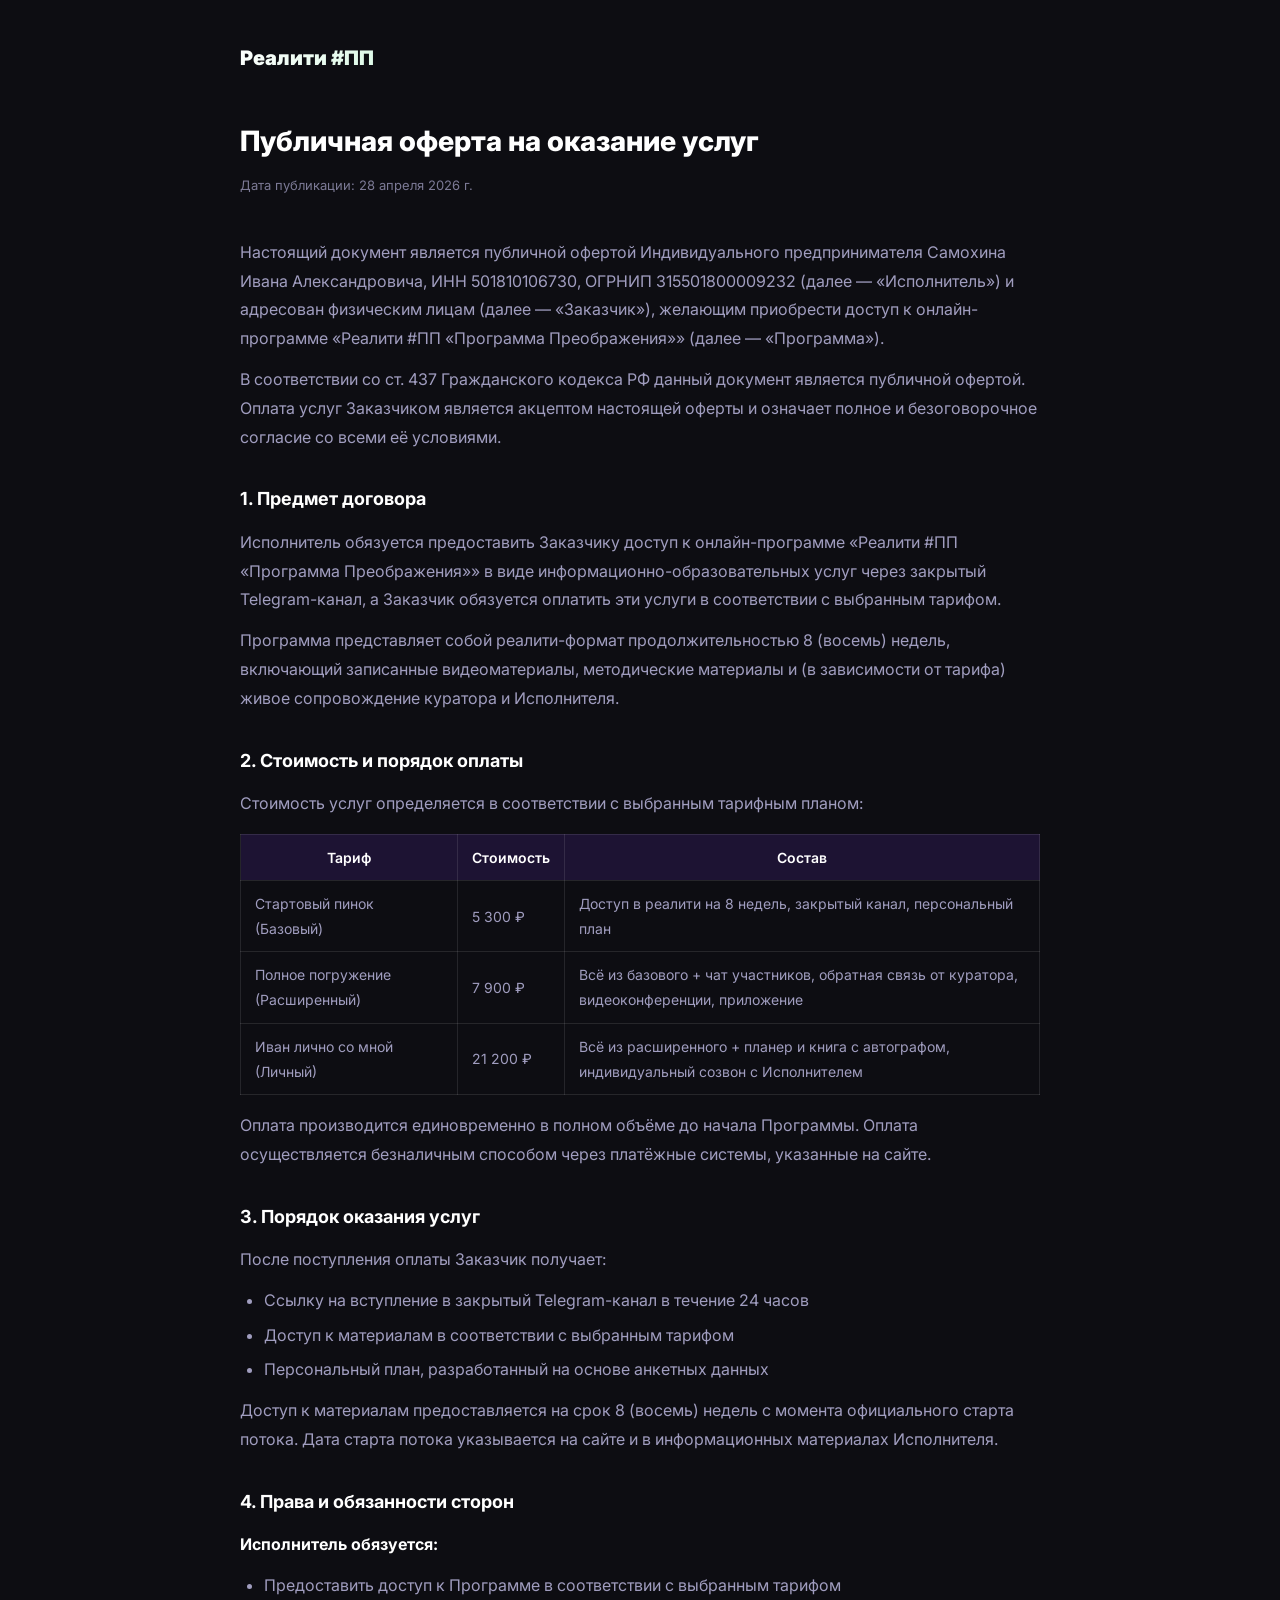
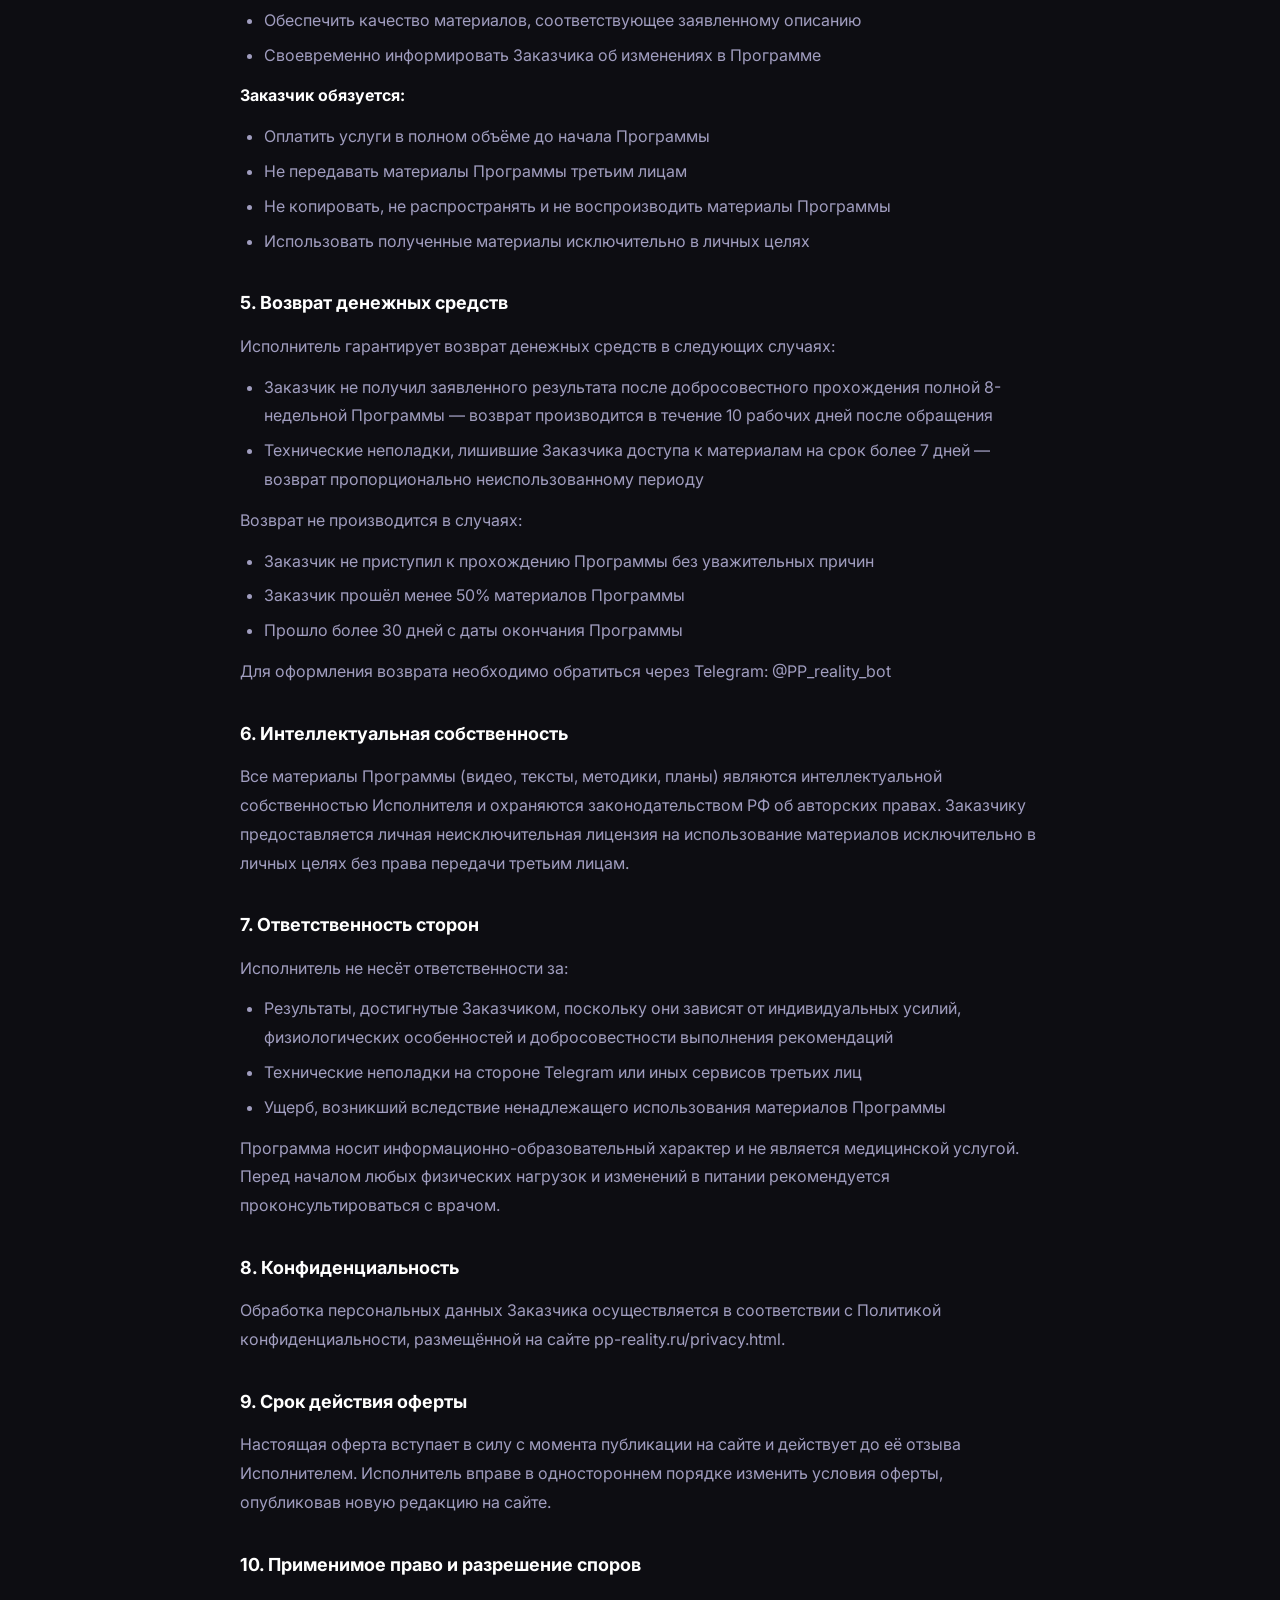
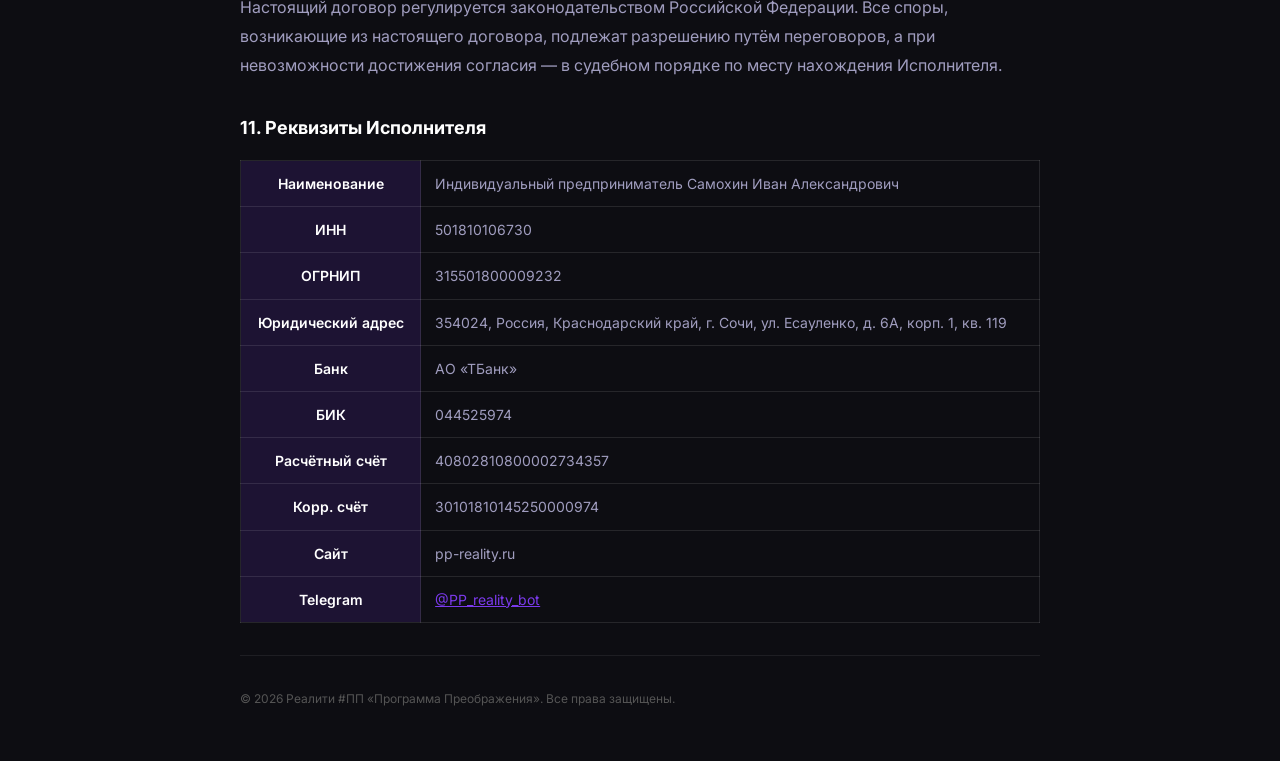
<file: offer.html>
<!DOCTYPE html>
<html lang="ru">
<head>
<meta charset="UTF-8"/>
<meta name="viewport" content="width=device-width,initial-scale=1.0"/>
<title>Договор оферты — Реалити #ПП «Программа Преображения»</title>
<link href="https://fonts.googleapis.com/css2?family=Inter:wght@400;500;600;700&display=swap" rel="stylesheet"/>
<style>
*{box-sizing:border-box;margin:0;padding:0}
body{font-family:'Inter',sans-serif;background:#0d0d12;color:#d0cee8;line-height:1.8;padding:40px 20px}
.wrap{max-width:800px;margin:0 auto}
.logo{font-size:20px;font-weight:900;background:linear-gradient(135deg,#fff,#4ade80);-webkit-background-clip:text;-webkit-text-fill-color:transparent;background-clip:text;margin-bottom:40px;display:block}
h1{font-size:28px;font-weight:800;color:#fff;margin-bottom:8px}
.date{font-size:13px;color:#7c7a96;margin-bottom:40px}
h2{font-size:18px;font-weight:700;color:#fff;margin:32px 0 12px}
p{margin-bottom:12px;color:#a09dbf}
ul{margin:12px 0 12px 24px;color:#a09dbf}
ul li{margin-bottom:6px}
.back{display:inline-block;margin-top:40px;color:#7c3aed;text-decoration:none;font-size:14px}
.back:hover{color:#9d5ff7}
hr{border:none;border-top:1px solid rgba(255,255,255,.07);margin:32px 0}
table{width:100%;border-collapse:collapse;margin:16px 0}
td,th{padding:10px 14px;border:1px solid rgba(255,255,255,.1);font-size:14px;color:#a09dbf}
th{background:rgba(124,58,237,.15);color:#fff;font-weight:600}
</style>
  <link rel="icon" type="image/x-icon" href="favicon.ico">
  <meta property="og:type" content="website">
  <meta property="og:url" content="https://pp-reality.ru/offer.html">
  <meta property="og:title" content="Договор оферты — Реалити #ПП">
  <meta property="og:description" content="Публичная оферта на оказание услуг ИП Самохин Иван Александрович.">
  <meta property="og:image" content="https://raw.githubusercontent.com/Vezuncheg/fitstate/main/images/ivan_photo.jpg">
  <meta property="og:image:width" content="1200">
  <meta property="og:image:height" content="630">
  <meta name="description" content="Публичная оферта на оказание услуг ИП Самохин Иван Александрович.">
  <meta name="twitter:card" content="summary_large_image">
  <meta name="twitter:title" content="Договор оферты — Реалити #ПП">
  <meta name="twitter:description" content="Публичная оферта на оказание услуг ИП Самохин Иван Александрович.">
  <meta name="twitter:image" content="https://raw.githubusercontent.com/Vezuncheg/fitstate/main/images/ivan_photo.jpg">
</head>
<body>
<div class="wrap">
  <a href="https://pp-reality.ru/pay.html" class="logo">Реалити #ПП</a>
  <h1>Публичная оферта на оказание услуг</h1>
  <div class="date">Дата публикации: 28 апреля 2026 г.</div>

  <p>Настоящий документ является публичной офертой Индивидуального предпринимателя Самохина Ивана Александровича, ИНН 501810106730, ОГРНИП 315501800009232 (далее — «Исполнитель») и адресован физическим лицам (далее — «Заказчик»), желающим приобрести доступ к онлайн-программе «Реалити #ПП «Программа Преображения»» (далее — «Программа»).</p>
  <p>В соответствии со ст. 437 Гражданского кодекса РФ данный документ является публичной офертой. Оплата услуг Заказчиком является акцептом настоящей оферты и означает полное и безоговорочное согласие со всеми её условиями.</p>

  <h2>1. Предмет договора</h2>
  <p>Исполнитель обязуется предоставить Заказчику доступ к онлайн-программе «Реалити #ПП «Программа Преображения»» в виде информационно-образовательных услуг через закрытый Telegram-канал, а Заказчик обязуется оплатить эти услуги в соответствии с выбранным тарифом.</p>
  <p>Программа представляет собой реалити-формат продолжительностью 8 (восемь) недель, включающий записанные видеоматериалы, методические материалы и (в зависимости от тарифа) живое сопровождение куратора и Исполнителя.</p>

  <h2>2. Стоимость и порядок оплаты</h2>
  <p>Стоимость услуг определяется в соответствии с выбранным тарифным планом:</p>
  <table>
    <tr><th>Тариф</th><th>Стоимость</th><th>Состав</th></tr>
    <tr><td>Стартовый пинок (Базовый)</td><td>5 300 ₽</td><td>Доступ в реалити на 8 недель, закрытый канал, персональный план</td></tr>
    <tr><td>Полное погружение (Расширенный)</td><td>7 900 ₽</td><td>Всё из базового + чат участников, обратная связь от куратора, видеоконференции, приложение</td></tr>
    <tr><td>Иван лично со мной (Личный)</td><td>21 200 ₽</td><td>Всё из расширенного + планер и книга с автографом, индивидуальный созвон с Исполнителем</td></tr>
  </table>
  <p>Оплата производится единовременно в полном объёме до начала Программы. Оплата осуществляется безналичным способом через платёжные системы, указанные на сайте.</p>

  <h2>3. Порядок оказания услуг</h2>
  <p>После поступления оплаты Заказчик получает:</p>
  <ul>
    <li>Ссылку на вступление в закрытый Telegram-канал в течение 24 часов</li>
    <li>Доступ к материалам в соответствии с выбранным тарифом</li>
    <li>Персональный план, разработанный на основе анкетных данных</li>
  </ul>
  <p>Доступ к материалам предоставляется на срок 8 (восемь) недель с момента официального старта потока. Дата старта потока указывается на сайте и в информационных материалах Исполнителя.</p>

  <h2>4. Права и обязанности сторон</h2>
  <p><strong style="color:#fff">Исполнитель обязуется:</strong></p>
  <ul>
    <li>Предоставить доступ к Программе в соответствии с выбранным тарифом</li>
    <li>Обеспечить качество материалов, соответствующее заявленному описанию</li>
    <li>Своевременно информировать Заказчика об изменениях в Программе</li>
  </ul>
  <p><strong style="color:#fff">Заказчик обязуется:</strong></p>
  <ul>
    <li>Оплатить услуги в полном объёме до начала Программы</li>
    <li>Не передавать материалы Программы третьим лицам</li>
    <li>Не копировать, не распространять и не воспроизводить материалы Программы</li>
    <li>Использовать полученные материалы исключительно в личных целях</li>
  </ul>

  <h2>5. Возврат денежных средств</h2>
  <p>Исполнитель гарантирует возврат денежных средств в следующих случаях:</p>
  <ul>
    <li>Заказчик не получил заявленного результата после добросовестного прохождения полной 8-недельной Программы — возврат производится в течение 10 рабочих дней после обращения</li>
    <li>Технические неполадки, лишившие Заказчика доступа к материалам на срок более 7 дней — возврат пропорционально неиспользованному периоду</li>
  </ul>
  <p>Возврат не производится в случаях:</p>
  <ul>
    <li>Заказчик не приступил к прохождению Программы без уважительных причин</li>
    <li>Заказчик прошёл менее 50% материалов Программы</li>
    <li>Прошло более 30 дней с даты окончания Программы</li>
  </ul>
  <p>Для оформления возврата необходимо обратиться через Telegram: @PP_reality_bot</p>

  <h2>6. Интеллектуальная собственность</h2>
  <p>Все материалы Программы (видео, тексты, методики, планы) являются интеллектуальной собственностью Исполнителя и охраняются законодательством РФ об авторских правах. Заказчику предоставляется личная неисключительная лицензия на использование материалов исключительно в личных целях без права передачи третьим лицам.</p>

  <h2>7. Ответственность сторон</h2>
  <p>Исполнитель не несёт ответственности за:</p>
  <ul>
    <li>Результаты, достигнутые Заказчиком, поскольку они зависят от индивидуальных усилий, физиологических особенностей и добросовестности выполнения рекомендаций</li>
    <li>Технические неполадки на стороне Telegram или иных сервисов третьих лиц</li>
    <li>Ущерб, возникший вследствие ненадлежащего использования материалов Программы</li>
  </ul>
  <p>Программа носит информационно-образовательный характер и не является медицинской услугой. Перед началом любых физических нагрузок и изменений в питании рекомендуется проконсультироваться с врачом.</p>

  <h2>8. Конфиденциальность</h2>
  <p>Обработка персональных данных Заказчика осуществляется в соответствии с Политикой конфиденциальности, размещённой на сайте pp-reality.ru/privacy.html.</p>

  <h2>9. Срок действия оферты</h2>
  <p>Настоящая оферта вступает в силу с момента публикации на сайте и действует до её отзыва Исполнителем. Исполнитель вправе в одностороннем порядке изменить условия оферты, опубликовав новую редакцию на сайте.</p>

  <h2>10. Применимое право и разрешение споров</h2>
  <p>Настоящий договор регулируется законодательством Российской Федерации. Все споры, возникающие из настоящего договора, подлежат разрешению путём переговоров, а при невозможности достижения согласия — в судебном порядке по месту нахождения Исполнителя.</p>

  <h2>11. Реквизиты Исполнителя</h2>
  <table>
    <tr><th>Наименование</th><td>Индивидуальный предприниматель Самохин Иван Александрович</td></tr>
    <tr><th>ИНН</th><td>501810106730</td></tr>
    <tr><th>ОГРНИП</th><td>315501800009232</td></tr>
    <tr><th>Юридический адрес</th><td>354024, Россия, Краснодарский край, г. Сочи, ул. Есауленко, д. 6А, корп. 1, кв. 119</td></tr>
    <tr><th>Банк</th><td>АО «ТБанк»</td></tr>
    <tr><th>БИК</th><td>044525974</td></tr>
    <tr><th>Расчётный счёт</th><td>40802810800002734357</td></tr>
    <tr><th>Корр. счёт</th><td>30101810145250000974</td></tr>
    <tr><th>Сайт</th><td>pp-reality.ru</td></tr>
    <tr><th>Telegram</th><td><a href="https://t.me/PP_reality_bot" style="color:#7c3aed">@PP_reality_bot</a></td></tr>
  </table>

  <hr>
  <p style="font-size:12px;color:#555">© 2026 Реалити #ПП «Программа Преображения». Все права защищены.</p>
  
</div>
</body>
</html>
</file>
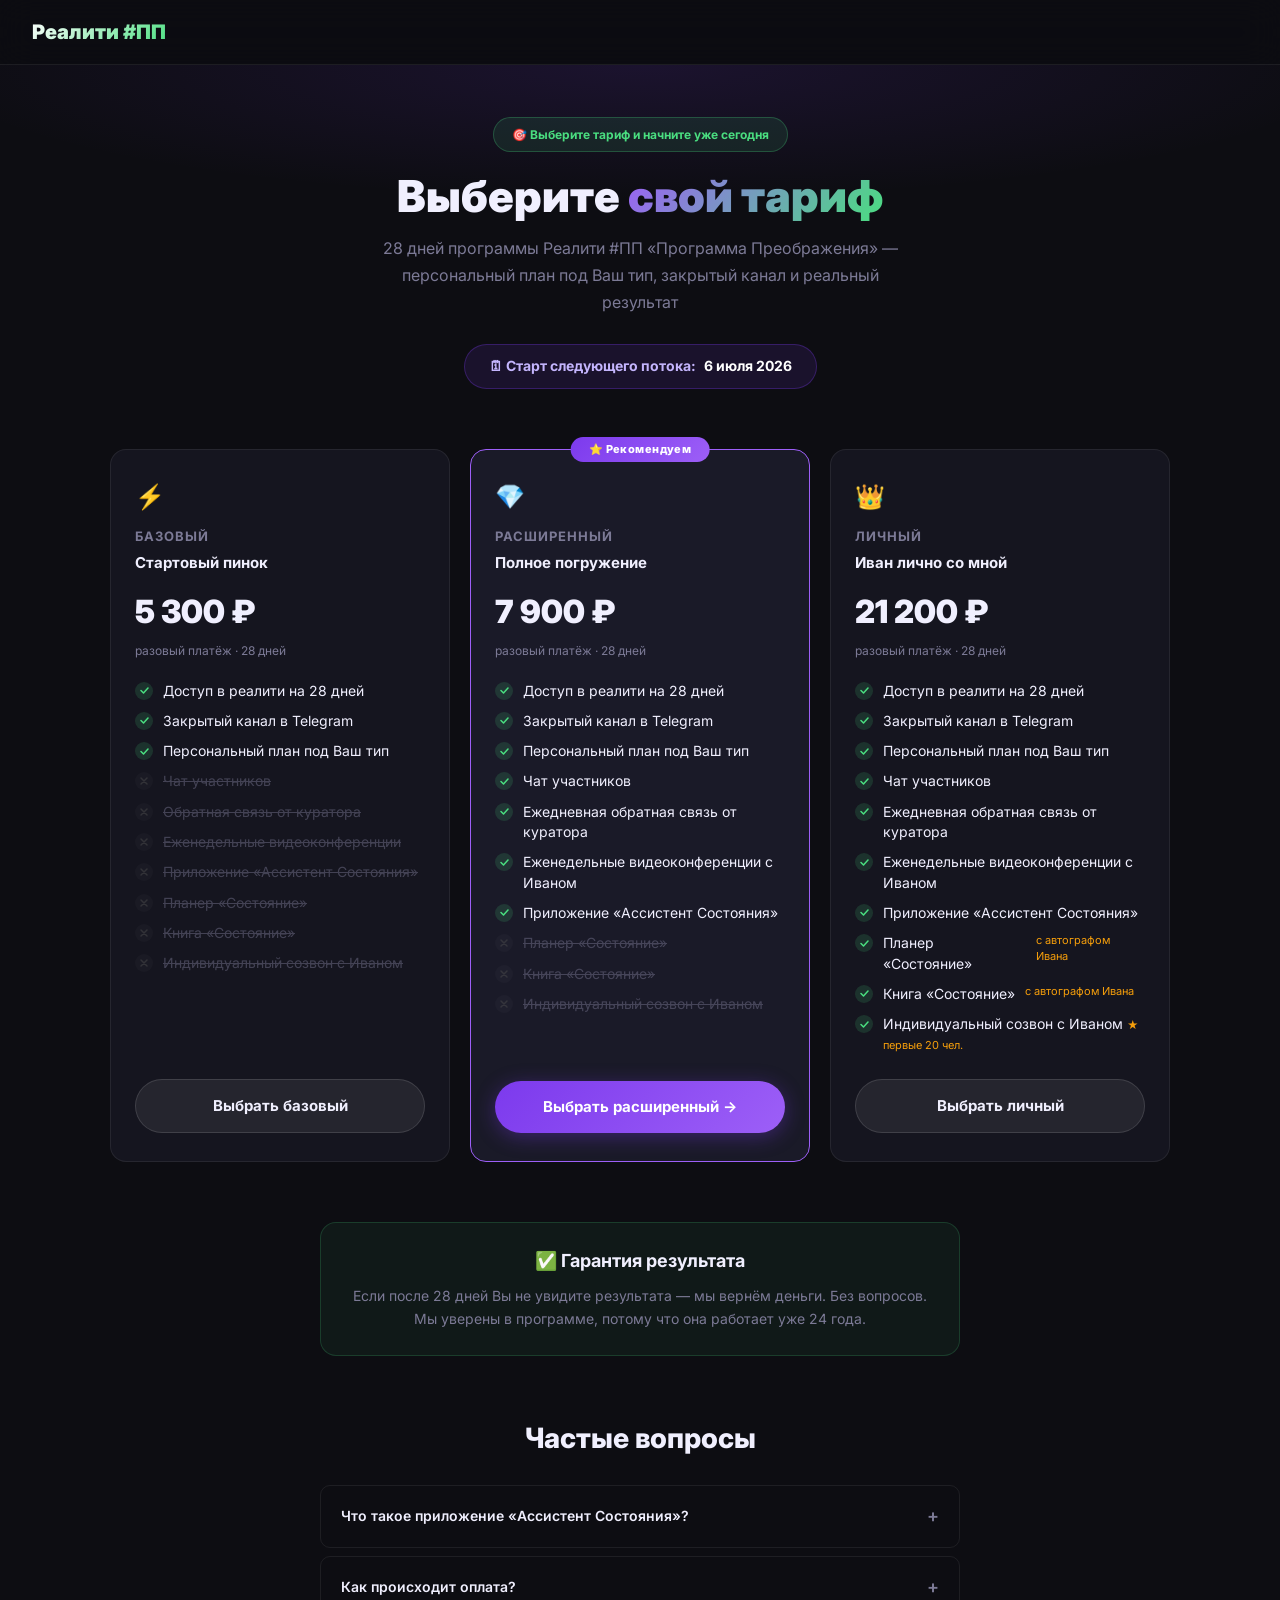
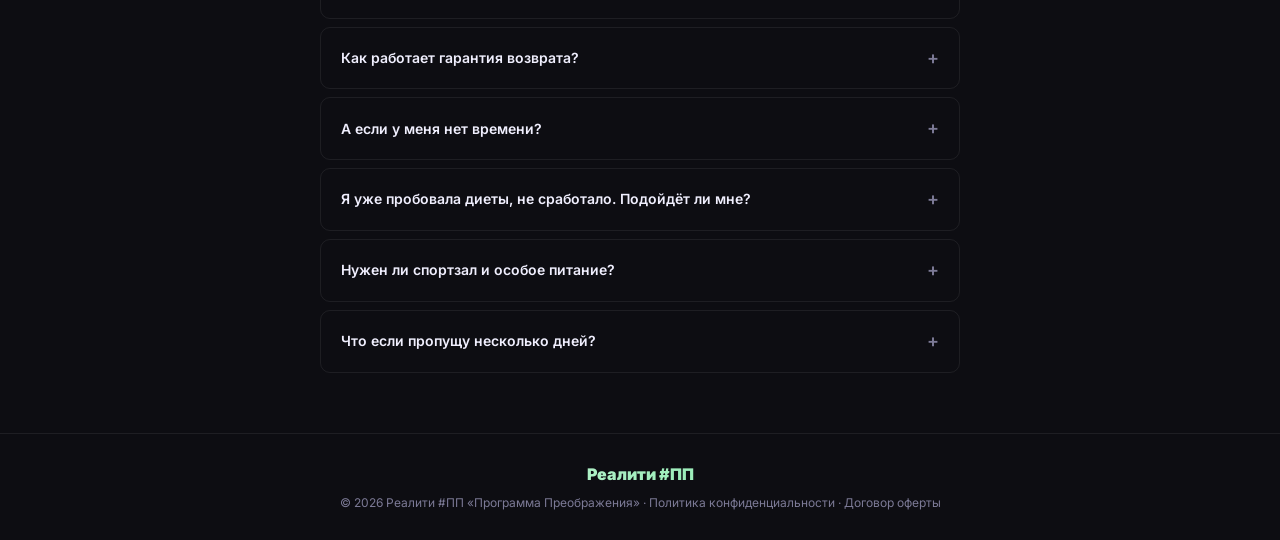
<file: pay.html>
<!DOCTYPE html>
<html lang="ru">
<head>
<!-- Yandex.Metrika counter -->
<script type="text/javascript">
    (function(m,e,t,r,i,k,a){
        m[i]=m[i]||function(){(m[i].a=m[i].a||[]).push(arguments)};
        m[i].l=1*new Date();
        for (var j = 0; j < document.scripts.length; j++) {if (document.scripts[j].src === r) { return; }}
        k=e.createElement(t),a=e.getElementsByTagName(t)[0],k.async=1,k.src=r,a.parentNode.insertBefore(k,a)
    })(window, document,'script','https://mc.yandex.ru/metrika/tag.js?id=108991199', 'ym');
    ym(108991199, 'init', {ssr:true, webvisor:true, clickmap:true, ecommerce:"dataLayer", referrer: document.referrer, url: location.href, accurateTrackBounce:true, trackLinks:true});
</script>
<noscript><div><img src="https://mc.yandex.ru/watch/108991199" style="position:absolute; left:-9999px;" alt="" /></div></noscript>
<!-- /Yandex.Metrika counter -->
<meta charset="UTF-8"/>
<meta name="viewport" content="width=device-width,initial-scale=1.0"/>
<title>Реалити #ПП «Программа Преображения» — Выберите тариф</title>
<link href="https://fonts.googleapis.com/css2?family=Inter:wght@400;500;600;700;800;900&display=swap" rel="stylesheet"/>
<style>
*,*::before,*::after{box-sizing:border-box;margin:0;padding:0}
:root{
  --bg:#0d0d12;--card:#15151f;--card2:#1a1a28;
  --border:rgba(255,255,255,0.07);--border2:rgba(255,255,255,0.12);
  --purple:#7c3aed;--purpleL:#9d5ff7;--purpleXL:#c4b5fd;
  --green:#4ade80;--greenD:#22c55e;
  --amber:#f59e0b;--amberL:#fcd34d;
  --text:#f0effe;--muted:#7c7a96;--mutedL:#a09dbf;
  --r:16px;--rsm:10px;
}
html{scroll-behavior:smooth}
body{font-family:'Inter',sans-serif;background:var(--bg);color:var(--text);line-height:1.6;overflow-x:hidden;min-height:100vh}
.wrap{max-width:1100px;margin:0 auto;padding:0 20px}
.grad{background:linear-gradient(130deg,var(--purpleL),var(--green));-webkit-background-clip:text;-webkit-text-fill-color:transparent;background-clip:text}

/* NAV */
nav{display:flex;align-items:center;justify-content:space-between;padding:16px 32px;background:rgba(13,13,18,.92);backdrop-filter:blur(18px);border-bottom:1px solid var(--border);position:sticky;top:0;z-index:100}
.logo{font-size:20px;font-weight:900;background:linear-gradient(135deg,#fff,var(--green));-webkit-background-clip:text;-webkit-text-fill-color:transparent;background-clip:text}
.nav-back{font-size:13px;color:var(--muted);text-decoration:none;display:flex;align-items:center;gap:6px}
.nav-back:hover{color:var(--text)}

/* HERO */
.hero{padding:52px 0 40px;text-align:center;background:radial-gradient(ellipse 80% 50% at 50% 0%,rgba(124,58,237,.13) 0%,transparent 70%),var(--bg)}
.hero-badge{display:inline-flex;align-items:center;gap:6px;background:rgba(74,222,128,.1);border:1px solid rgba(74,222,128,.25);color:var(--green);padding:7px 18px;border-radius:100px;font-size:12px;font-weight:700;margin-bottom:20px}
.hero h1{font-size:clamp(26px,5vw,44px);font-weight:900;line-height:1.1;margin-bottom:14px}
.hero-sub{font-size:16px;color:var(--muted);max-width:520px;margin:0 auto 28px;line-height:1.7}

/* PROMO BANNER */
.promo-banner{display:none;max-width:560px;margin:0 auto 32px;background:linear-gradient(135deg,rgba(124,58,237,.18),rgba(74,222,128,.1));border:1px solid rgba(124,58,237,.35);border-radius:var(--r);padding:16px 24px;text-align:center}
.promo-banner.show{display:block}
.promo-banner p{font-size:14px;color:var(--purpleXL);margin-bottom:8px}
.promo-banner strong{color:#fff}
.timer-row{display:flex;align-items:center;justify-content:center;gap:8px;font-size:22px;font-weight:800;color:#fff}
.timer-sep{color:var(--muted);font-size:18px}
.timer-block{display:flex;flex-direction:column;align-items:center;gap:2px}
.timer-label{font-size:10px;font-weight:600;color:var(--muted);letter-spacing:.06em}

/* GRID */
.plans{display:grid;grid-template-columns:repeat(3,1fr);gap:20px;padding:0 0 60px}
.plan{background:var(--card);border:1px solid var(--border);border-radius:var(--r);padding:28px 24px;display:flex;flex-direction:column;position:relative;transition:border-color .25s,transform .25s}
.plan:hover{border-color:var(--border2);transform:translateY(-3px)}

/* FEATURED plan */
.plan.featured{background:var(--card2);border:1.5px solid var(--purpleL);transform:none}
.plan.featured:hover{transform:translateY(-3px)}
.featured-badge{position:absolute;top:-13px;left:50%;transform:translateX(-50%);background:linear-gradient(135deg,var(--purple),var(--purpleL));color:#fff;font-size:11px;font-weight:800;padding:4px 18px;border-radius:100px;white-space:nowrap;letter-spacing:.04em}

/* Plan header */
.plan-icon{font-size:24px;margin-bottom:10px}
.plan-name{font-size:13px;font-weight:700;color:var(--muted);text-transform:uppercase;letter-spacing:.08em;margin-bottom:6px}
.price-row{display:flex;align-items:baseline;gap:8px;margin-bottom:4px}
.price{font-size:32px;font-weight:900;color:var(--text)}
.price-old{font-size:16px;color:var(--muted);text-decoration:line-through}
.price-save{font-size:12px;font-weight:700;color:var(--green);background:rgba(74,222,128,.1);border:1px solid rgba(74,222,128,.2);padding:2px 8px;border-radius:100px}
.plan-tagline{font-size:15px;font-weight:700;color:var(--text);margin-bottom:14px;line-height:1.3}
.price-period{font-size:12px;color:var(--muted);margin-bottom:20px}

/* Features */
.features{list-style:none;display:flex;flex-direction:column;gap:10px;margin-bottom:24px;flex:1}
.feat{display:flex;align-items:flex-start;gap:10px;font-size:14px;line-height:1.45}
.feat.off{color:var(--muted);text-decoration:line-through;opacity:.45}
.feat-icon{width:18px;height:18px;border-radius:50%;flex-shrink:0;display:flex;align-items:center;justify-content:center;margin-top:1px}
.feat-icon.on{background:rgba(74,222,128,.15)}
.feat-icon.off-ic{background:rgba(255,255,255,.05)}
.feat-check{width:9px;height:7px}
.feat-x{width:8px;height:8px}

/* CTA button */
.plan-btn{display:block;width:100%;padding:14px;border-radius:100px;font-family:inherit;font-size:15px;font-weight:700;cursor:pointer;border:none;text-align:center;text-decoration:none;transition:transform .18s,box-shadow .18s,opacity .18s}
.plan-btn:hover{transform:translateY(-2px)}
.plan-btn.default{background:rgba(255,255,255,.07);color:var(--text);border:1px solid var(--border2)}
.plan-btn.default:hover{background:rgba(255,255,255,.12)}
.plan-btn.accent{background:linear-gradient(135deg,var(--purple),var(--purpleL));color:#fff;box-shadow:0 4px 20px rgba(124,58,237,.35)}
.plan-btn.accent:hover{box-shadow:0 8px 28px rgba(124,58,237,.55)}

/* COMPARE TABLE */
.compare{padding:0 0 60px}
.compare h2{font-size:clamp(20px,3vw,32px);font-weight:800;text-align:center;margin-bottom:32px}
.tbl-wrap{overflow-x:auto}
table{width:100%;border-collapse:collapse;font-size:14px}
thead th{padding:14px 16px;font-weight:700;font-size:13px;border-bottom:1px solid var(--border2)}
thead th:first-child{text-align:left;color:var(--muted)}
thead th:not(:first-child){text-align:center;min-width:120px}
thead th.th-feat{color:var(--purpleXL);position:relative}
thead th.th-feat::after{content:'';position:absolute;inset:0;background:rgba(124,58,237,.07);border-radius:8px 8px 0 0;pointer-events:none}
tbody tr{border-bottom:1px solid var(--border)}
tbody tr:last-child{border-bottom:none}
tbody tr:hover{background:rgba(255,255,255,.02)}
td{padding:12px 16px}
td:first-child{color:var(--mutedL);font-size:13px}
td:not(:first-child){text-align:center}
td.td-feat{background:rgba(124,58,237,.04)}
.check-y{color:var(--green);font-size:16px}
.check-n{color:rgba(255,255,255,.2);font-size:16px}
.check-partial{font-size:12px;color:var(--amber);font-weight:600}

/* GUARANTEE */
.guarantee{max-width:640px;margin:0 auto 60px;background:rgba(74,222,128,.06);border:1px solid rgba(74,222,128,.18);border-radius:var(--r);padding:24px 28px;text-align:center}
.guarantee h3{font-size:18px;font-weight:700;margin-bottom:8px}
.guarantee p{font-size:14px;color:var(--muted);line-height:1.7}

/* FAQ */
.faq{max-width:640px;margin:0 auto 60px}
.faq h2{font-size:clamp(20px,3vw,28px);font-weight:800;margin-bottom:24px;text-align:center}
.faq-item{border:1px solid var(--border);border-radius:var(--rsm);margin-bottom:8px;overflow:hidden}
.faq-q{padding:16px 20px;font-size:14px;font-weight:600;cursor:pointer;display:flex;justify-content:space-between;align-items:center;user-select:none}
.faq-q:hover{background:rgba(255,255,255,.03)}
.faq-q span{color:var(--muted);font-size:18px;transition:transform .2s}
.faq-item.open .faq-q span{transform:rotate(45deg)}
.faq-a{display:none;padding:0 20px 16px;font-size:13px;color:var(--muted);line-height:1.7}
.faq-item.open .faq-a{display:block}

/* FOOTER */
footer{padding:28px 0;border-top:1px solid var(--border);text-align:center}
.fl{font-size:16px;font-weight:900;background:linear-gradient(135deg,#fff,var(--green));-webkit-background-clip:text;-webkit-text-fill-color:transparent;background-clip:text;margin-bottom:6px}
footer p{font-size:12px;color:var(--muted)}
footer a{color:var(--muted);text-decoration:none}
footer a:hover{color:var(--text)}

@media(max-width:900px){
  .plans{grid-template-columns:1fr}
  .plan.featured{transform:none}
  nav{padding:14px 16px}
}
.modal-overlay{display:none;position:fixed;top:0;left:0;width:100%;height:100%;background:rgba(0,0,0,.8);z-index:9999;align-items:center;justify-content:center;padding:20px}
.modal-overlay.open{display:flex}
.modal{background:#15151f;border:1px solid rgba(124,58,237,.35);border-radius:20px;padding:36px 32px;width:100%;max-width:460px;position:relative;max-height:90vh;overflow-y:auto}
.modal h3{font-size:20px;font-weight:800;color:#fff;margin-bottom:6px}
.modal-sub{font-size:14px;color:#7c7a96;margin-bottom:28px}
.modal-plan{background:rgba(124,58,237,.1);border:1px solid rgba(124,58,237,.25);border-radius:10px;padding:12px 16px;margin-bottom:24px;display:flex;justify-content:space-between;align-items:center}
.modal-plan-name{font-size:14px;font-weight:700;color:#fff}
.modal-plan-price{font-size:20px;font-weight:900;color:#c4b5fd}
.form-group{margin-bottom:16px}
.form-group label{display:block;font-size:12px;font-weight:600;color:#7c7a96;margin-bottom:6px;letter-spacing:.04em;text-transform:uppercase}
.form-group input{width:100%;background:#0d0d12;border:1px solid rgba(255,255,255,.12);border-radius:10px;padding:12px 16px;font-family:inherit;font-size:15px;color:#fff;outline:none;transition:border-color .2s}
.form-group input:focus{border-color:#7c3aed}
.form-group input::placeholder{color:#555}
.form-group input:disabled{color:#555;cursor:default}
.tg-hint{font-size:11px;color:#4ade80;margin-top:4px}
.modal-btn{width:100%;padding:16px;border-radius:100px;background:linear-gradient(135deg,#7c3aed,#9d5ff7);color:#fff;font-family:inherit;font-size:16px;font-weight:700;border:none;cursor:pointer;margin-top:8px;transition:transform .18s,box-shadow .18s}
.modal-btn:hover{transform:translateY(-2px);box-shadow:0 8px 24px rgba(124,58,237,.45)}
.modal-btn:disabled{opacity:.5;cursor:not-allowed;transform:none}
.modal-close{position:absolute;top:16px;right:20px;background:none;border:none;color:#555;font-size:22px;cursor:pointer;line-height:1}
.modal-close:hover{color:#fff}
.form-error{font-size:12px;color:#f87171;margin-top:4px;display:none}
.form-agree{font-size:12px;color:#7c7a96;text-align:center;margin-top:12px;line-height:1.5}
.form-agree a{color:#7c3aed;text-decoration:none}
@media(max-width:500px){.modal{padding:24px 20px}}
</style>
  <link rel="icon" type="image/x-icon" href="favicon.ico">
  <meta property="og:type" content="website">
  <meta property="og:url" content="https://pp-reality.ru/pay.html">
  <meta property="og:title" content="Выберите тариф — Реалити #ПП «Программа Преображения»">
  <meta property="og:description" content="Базовый от 5 300 ₽, Расширенный от 7 900 ₽, Личный от 21 200 ₽. Старт 6 июля.">
  <meta property="og:image" content="https://raw.githubusercontent.com/Vezuncheg/fitstate/main/images/ivan_photo.jpg">
  <meta property="og:image:width" content="1200">
  <meta property="og:image:height" content="630">
  <meta name="description" content="Базовый от 5 300 ₽, Расширенный от 7 900 ₽, Личный от 21 200 ₽. Старт 6 июля.">
  <meta name="twitter:card" content="summary_large_image">
  <meta name="twitter:title" content="Выберите тариф — Реалити #ПП «Программа Преображения»">
  <meta name="twitter:description" content="Базовый от 5 300 ₽, Расширенный от 7 900 ₽, Личный от 21 200 ₽. Старт 6 июля.">
  <meta name="twitter:image" content="https://raw.githubusercontent.com/Vezuncheg/fitstate/main/images/ivan_photo.jpg">
</head>
<body>

<nav>
  <div class="logo">Реалити #ПП</div>

</nav>

<section class="hero">
  <div class="wrap">
    <div class="hero-badge" id="heroBadge">🎯 Выберите тариф и начните уже сегодня</div>
    <h1>Выберите <span class="grad">свой тариф</span></h1>
    <p class="hero-sub" id="heroSub">28 дней программы Реалити #ПП «Программа Преображения» — персональный план под Ваш тип, закрытый канал и реальный результат</p>

    <div style="display:inline-flex;align-items:center;gap:8px;background:rgba(124,58,237,.12);border:1px solid rgba(124,58,237,.3);color:#c4b5fd;padding:10px 24px;border-radius:100px;font-size:14px;font-weight:700;margin-bottom:20px;">
      🗓 Старт следующего потока: <strong style="color:#fff;">6 июля 2026</strong>
    </div>

  </div>
</section>

<section>
  <div class="wrap">
    <div class="plans" id="plansGrid">

      <!-- БАЗОВЫЙ -->
      <div class="plan" id="plan0">
        <div class="plan-icon">⚡</div>
        <div class="plan-name">Базовый</div>
        <div class="plan-tagline">Стартовый пинок</div>
        <div class="price-row">
          <span class="price" id="p0">5 300 ₽</span>
          <span class="price-old" id="p0old" style="display:none">5 300 ₽</span>
        </div>
        <div class="price-save" id="p0save" style="display:none">Специальная цена</div>
        <div class="price-period">разовый платёж · 28 дней</div>
        <ul class="features">
          <li class="feat"><div class="feat-icon on"><svg class="feat-check" viewBox="0 0 9 7" fill="none"><path d="M1 3.5l2.5 2.5 4.5-5" stroke="#4ade80" stroke-width="1.5" stroke-linecap="round" stroke-linejoin="round"/></svg></div>Доступ в реалити на 28 дней</li>
          <li class="feat"><div class="feat-icon on"><svg class="feat-check" viewBox="0 0 9 7" fill="none"><path d="M1 3.5l2.5 2.5 4.5-5" stroke="#4ade80" stroke-width="1.5" stroke-linecap="round" stroke-linejoin="round"/></svg></div>Закрытый канал в Telegram</li>
          <li class="feat"><div class="feat-icon on"><svg class="feat-check" viewBox="0 0 9 7" fill="none"><path d="M1 3.5l2.5 2.5 4.5-5" stroke="#4ade80" stroke-width="1.5" stroke-linecap="round" stroke-linejoin="round"/></svg></div>Персональный план под Ваш тип</li>
          <li class="feat off"><div class="feat-icon off-ic"><svg class="feat-x" viewBox="0 0 8 8" fill="none"><path d="M1 1l6 6M7 1L1 7" stroke="#555" stroke-width="1.5" stroke-linecap="round"/></svg></div>Чат участников</li>
          <li class="feat off"><div class="feat-icon off-ic"><svg class="feat-x" viewBox="0 0 8 8" fill="none"><path d="M1 1l6 6M7 1L1 7" stroke="#555" stroke-width="1.5" stroke-linecap="round"/></svg></div>Обратная связь от куратора</li>
          <li class="feat off"><div class="feat-icon off-ic"><svg class="feat-x" viewBox="0 0 8 8" fill="none"><path d="M1 1l6 6M7 1L1 7" stroke="#555" stroke-width="1.5" stroke-linecap="round"/></svg></div>Еженедельные видеоконференции</li>
          <li class="feat off"><div class="feat-icon off-ic"><svg class="feat-x" viewBox="0 0 8 8" fill="none"><path d="M1 1l6 6M7 1L1 7" stroke="#555" stroke-width="1.5" stroke-linecap="round"/></svg></div>Приложение «Ассистент Состояния»</li>
          <li class="feat off"><div class="feat-icon off-ic"><svg class="feat-x" viewBox="0 0 8 8" fill="none"><path d="M1 1l6 6M7 1L1 7" stroke="#555" stroke-width="1.5" stroke-linecap="round"/></svg></div>Планер «Состояние»</li>
          <li class="feat off"><div class="feat-icon off-ic"><svg class="feat-x" viewBox="0 0 8 8" fill="none"><path d="M1 1l6 6M7 1L1 7" stroke="#555" stroke-width="1.5" stroke-linecap="round"/></svg></div>Книга «Состояние»</li>
          <li class="feat off"><div class="feat-icon off-ic"><svg class="feat-x" viewBox="0 0 8 8" fill="none"><path d="M1 1l6 6M7 1L1 7" stroke="#555" stroke-width="1.5" stroke-linecap="round"/></svg></div>Индивидуальный созвон с Иваном</li>
        </ul>
        <a href="#" class="plan-btn default" id="btn0" onclick="openModal('Стартовый пинок', 'btn0'); return false">Выбрать базовый</a>
      </div>

      <!-- РАСШИРЕННЫЙ (featured) -->
      <div class="plan featured" id="plan1">
        <div class="featured-badge">⭐ Рекомендуем</div>
        <div class="plan-icon">💎</div>
        <div class="plan-name">Расширенный</div>
        <div class="plan-tagline">Полное погружение</div>
        <div class="price-row">
          <span class="price" id="p1">7 900 ₽</span>
          <span class="price-old" id="p1old" style="display:none">7 900 ₽</span>
        </div>
        <div class="price-save" id="p1save" style="display:none">Специальная цена</div>
        <div class="price-period">разовый платёж · 28 дней</div>
        <ul class="features">
          <li class="feat"><div class="feat-icon on"><svg class="feat-check" viewBox="0 0 9 7" fill="none"><path d="M1 3.5l2.5 2.5 4.5-5" stroke="#4ade80" stroke-width="1.5" stroke-linecap="round" stroke-linejoin="round"/></svg></div>Доступ в реалити на 28 дней</li>
          <li class="feat"><div class="feat-icon on"><svg class="feat-check" viewBox="0 0 9 7" fill="none"><path d="M1 3.5l2.5 2.5 4.5-5" stroke="#4ade80" stroke-width="1.5" stroke-linecap="round" stroke-linejoin="round"/></svg></div>Закрытый канал в Telegram</li>
          <li class="feat"><div class="feat-icon on"><svg class="feat-check" viewBox="0 0 9 7" fill="none"><path d="M1 3.5l2.5 2.5 4.5-5" stroke="#4ade80" stroke-width="1.5" stroke-linecap="round" stroke-linejoin="round"/></svg></div>Персональный план под Ваш тип</li>
          <li class="feat"><div class="feat-icon on"><svg class="feat-check" viewBox="0 0 9 7" fill="none"><path d="M1 3.5l2.5 2.5 4.5-5" stroke="#4ade80" stroke-width="1.5" stroke-linecap="round" stroke-linejoin="round"/></svg></div>Чат участников</li>
          <li class="feat"><div class="feat-icon on"><svg class="feat-check" viewBox="0 0 9 7" fill="none"><path d="M1 3.5l2.5 2.5 4.5-5" stroke="#4ade80" stroke-width="1.5" stroke-linecap="round" stroke-linejoin="round"/></svg></div>Ежедневная обратная связь от куратора</li>
          <li class="feat"><div class="feat-icon on"><svg class="feat-check" viewBox="0 0 9 7" fill="none"><path d="M1 3.5l2.5 2.5 4.5-5" stroke="#4ade80" stroke-width="1.5" stroke-linecap="round" stroke-linejoin="round"/></svg></div>Еженедельные видеоконференции с Иваном</li>
          <li class="feat"><div class="feat-icon on"><svg class="feat-check" viewBox="0 0 9 7" fill="none"><path d="M1 3.5l2.5 2.5 4.5-5" stroke="#4ade80" stroke-width="1.5" stroke-linecap="round" stroke-linejoin="round"/></svg></div>Приложение «Ассистент Состояния»</li>
          <li class="feat off"><div class="feat-icon off-ic"><svg class="feat-x" viewBox="0 0 8 8" fill="none"><path d="M1 1l6 6M7 1L1 7" stroke="#555" stroke-width="1.5" stroke-linecap="round"/></svg></div>Планер «Состояние»</li>
          <li class="feat off"><div class="feat-icon off-ic"><svg class="feat-x" viewBox="0 0 8 8" fill="none"><path d="M1 1l6 6M7 1L1 7" stroke="#555" stroke-width="1.5" stroke-linecap="round"/></svg></div>Книга «Состояние»</li>
          <li class="feat off"><div class="feat-icon off-ic"><svg class="feat-x" viewBox="0 0 8 8" fill="none"><path d="M1 1l6 6M7 1L1 7" stroke="#555" stroke-width="1.5" stroke-linecap="round"/></svg></div>Индивидуальный созвон с Иваном</li>
        </ul>
        <a href="#" class="plan-btn accent" id="btn1" onclick="openModal('Полное погружение', 'btn1'); return false">Выбрать расширенный →</a>
      </div>

      <!-- ЛИЧНЫЙ -->
      <div class="plan" id="plan2">
        <div class="plan-icon">👑</div>
        <div class="plan-name">Личный</div>
        <div class="plan-tagline">Иван лично со мной</div>
        <div class="price-row">
          <span class="price" id="p2">21 200 ₽</span>
          <span class="price-old" id="p2old" style="display:none">21 200 ₽</span>
        </div>
        <div class="price-save" id="p2save" style="display:none">Специальная цена</div>
        <div class="price-period">разовый платёж · 28 дней</div>
        <ul class="features">
          <li class="feat"><div class="feat-icon on"><svg class="feat-check" viewBox="0 0 9 7" fill="none"><path d="M1 3.5l2.5 2.5 4.5-5" stroke="#4ade80" stroke-width="1.5" stroke-linecap="round" stroke-linejoin="round"/></svg></div>Доступ в реалити на 28 дней</li>
          <li class="feat"><div class="feat-icon on"><svg class="feat-check" viewBox="0 0 9 7" fill="none"><path d="M1 3.5l2.5 2.5 4.5-5" stroke="#4ade80" stroke-width="1.5" stroke-linecap="round" stroke-linejoin="round"/></svg></div>Закрытый канал в Telegram</li>
          <li class="feat"><div class="feat-icon on"><svg class="feat-check" viewBox="0 0 9 7" fill="none"><path d="M1 3.5l2.5 2.5 4.5-5" stroke="#4ade80" stroke-width="1.5" stroke-linecap="round" stroke-linejoin="round"/></svg></div>Персональный план под Ваш тип</li>
          <li class="feat"><div class="feat-icon on"><svg class="feat-check" viewBox="0 0 9 7" fill="none"><path d="M1 3.5l2.5 2.5 4.5-5" stroke="#4ade80" stroke-width="1.5" stroke-linecap="round" stroke-linejoin="round"/></svg></div>Чат участников</li>
          <li class="feat"><div class="feat-icon on"><svg class="feat-check" viewBox="0 0 9 7" fill="none"><path d="M1 3.5l2.5 2.5 4.5-5" stroke="#4ade80" stroke-width="1.5" stroke-linecap="round" stroke-linejoin="round"/></svg></div>Ежедневная обратная связь от куратора</li>
          <li class="feat"><div class="feat-icon on"><svg class="feat-check" viewBox="0 0 9 7" fill="none"><path d="M1 3.5l2.5 2.5 4.5-5" stroke="#4ade80" stroke-width="1.5" stroke-linecap="round" stroke-linejoin="round"/></svg></div>Еженедельные видеоконференции с Иваном</li>
          <li class="feat"><div class="feat-icon on"><svg class="feat-check" viewBox="0 0 9 7" fill="none"><path d="M1 3.5l2.5 2.5 4.5-5" stroke="#4ade80" stroke-width="1.5" stroke-linecap="round" stroke-linejoin="round"/></svg></div>Приложение «Ассистент Состояния»</li>
          <li class="feat"><div class="feat-icon on"><svg class="feat-check" viewBox="0 0 9 7" fill="none"><path d="M1 3.5l2.5 2.5 4.5-5" stroke="#4ade80" stroke-width="1.5" stroke-linecap="round" stroke-linejoin="round"/></svg></div>Планер «Состояние» <span style="font-size:11px;color:var(--amber)">с автографом Ивана</span></li>
          <li class="feat"><div class="feat-icon on"><svg class="feat-check" viewBox="0 0 9 7" fill="none"><path d="M1 3.5l2.5 2.5 4.5-5" stroke="#4ade80" stroke-width="1.5" stroke-linecap="round" stroke-linejoin="round"/></svg></div>Книга «Состояние» <span style="font-size:11px;color:var(--amber)">с автографом Ивана</span></li>
          <li class="feat"><div class="feat-icon on"><svg class="feat-check" viewBox="0 0 9 7" fill="none"><path d="M1 3.5l2.5 2.5 4.5-5" stroke="#4ade80" stroke-width="1.5" stroke-linecap="round" stroke-linejoin="round"/></svg></div><span>Индивидуальный созвон с Иваном <span style="font-size:11px;color:var(--amber);">★ первые 20 чел.</span></span></li>
        </ul>
        <a href="#" class="plan-btn default" id="btn2" onclick="openModal('Иван лично со мной', 'btn2'); return false">Выбрать личный</a>
      </div>

    </div>
  </div>
</section>

<!-- GUARANTEE -->
<section>
  <div class="wrap">
    <div class="guarantee">
      <h3>✅ Гарантия результата</h3>
      <p>Если после 28 дней Вы не увидите результата — мы вернём деньги. Без вопросов. Мы уверены в программе, потому что она работает уже 24 года.</p>
    </div>
  </div>
</section>

<!-- FAQ -->
<section>
  <div class="wrap">
    <div class="faq">
      <h2>Частые вопросы</h2>


      <div class="faq-item">
        <div class="faq-q" onclick="toggleFaq(this)">Что такое приложение «Ассистент Состояния»? <span>+</span></div>
        <div class="faq-a">Это наша собственная разработка — цифровой помощник, созданный специально под методику Программы Преображения. Ассистент помогает лучше понять, что с Вами происходит прямо сейчас: снизить внутреннее напряжение, вернуть фокус и найти опору в моменты, когда сложно. Доступен 24/7 и знает Ваш тип и цели.</div>
      </div>
      <div class="faq-item">
        <div class="faq-q" onclick="toggleFaq(this)">Как происходит оплата? <span>+</span></div>
        <div class="faq-a">Оплата производится в полном объёме до начала реалити. После подтверждения оплаты Вы получаете ссылку на закрытый Telegram-канал потока и доступ ко всем материалам выбранного тарифа.</div>
      </div>

      <div class="faq-item">
        <div class="faq-q" onclick="toggleFaq(this)">Как работает гарантия возврата? <span>+</span></div>
        <div class="faq-a">Если Вы пройдёте программу — будете смотреть материалы и применять — и за 28 дней не увидите результата, напишите нам, и мы вернём деньги полностью. Без условий мелким шрифтом. Мы так можем, потому что система действительно работает.</div>
      </div>
      <div class="faq-item">
        <div class="faq-q" onclick="toggleFaq(this)">А если у меня нет времени? <span>+</span></div>
        <div class="faq-a">Программа создана для занятых. Видео в большей массе короткие (10–15 минут), готовить отдельно не обязательно — едите обычную еду в правильных пропорциях. В среднем — 15–20 минут в день.</div>
      </div>
      <div class="faq-item">
        <div class="faq-q" onclick="toggleFaq(this)">Я уже пробовала диеты, не сработало. Подойдёт ли мне? <span>+</span></div>
        <div class="faq-a">Скорее всего, Вы пробовали диеты и марафоны — в них откат заложен изначально. Здесь другое: персональный план под Ваш тип + куратор, который ведёт каждый день и не даёт бросить. Это система привычек, а не временное ограничение.</div>
      </div>
      <div class="faq-item">
        <div class="faq-q" onclick="toggleFaq(this)">Нужен ли спортзал и особое питание? <span>+</span></div>
        <div class="faq-a">Нет. Тренировки можно делать дома, без зала. Питание — без голода и запретов: обычные продукты, без отдельной готовки и БАДов.</div>
      </div>
      <div class="faq-item">
        <div class="faq-q" onclick="toggleFaq(this)">Что если пропущу несколько дней? <span>+</span></div>
        <div class="faq-a">Ничего страшного: материалы остаются в закрытом канале, а куратор поможет вернуться в ритм. Программу можно пройти в своём темпе, не выпадая из жизни.</div>
      </div>
    </div>
  </div>
</section>

<footer>
  <div class="wrap">
    <div class="fl">Реалити #ПП</div>
    <p>© 2026 Реалити #ПП «Программа Преображения» · <a href="privacy.html" style="color:var(--muted);text-decoration:none">Политика конфиденциальности</a> · <a href="offer.html" style="color:var(--muted);text-decoration:none">Договор оферты</a></p>
  </div>
</footer>

<script>
// ── ЦЕНЫ ──
var PRICES = {
  base:     { normal: 5300,  sale: 4600  },
  extended: { normal: 7900,  sale: 6900  },
  personal: { normal: 21200, sale: 18500 },
};

// ── Форматирование ──
function fmt(n) {
  return n.toLocaleString('ru-RU') + ' ₽';
}

// ── Определяем режим (скидка или нет) по URL-параметру ──
var params = new URLSearchParams(window.location.search);
var isPromo = params.get('promo') === '1';

function applyPrices() {
  if (isPromo) {
    // Скидочные цены
    document.getElementById('p0').textContent = fmt(PRICES.base.sale);
    document.getElementById('p0old').textContent = fmt(PRICES.base.normal);
    document.getElementById('p0old').style.display = 'inline';
    document.getElementById('p0save').style.display = 'inline-block';

    document.getElementById('p1').textContent = fmt(PRICES.extended.sale);
    document.getElementById('p1old').textContent = fmt(PRICES.extended.normal);
    document.getElementById('p1old').style.display = 'inline';
    document.getElementById('p1save').style.display = 'inline-block';

    document.getElementById('p2').textContent = fmt(PRICES.personal.sale);
    document.getElementById('p2old').textContent = fmt(PRICES.personal.normal);
    document.getElementById('p2old').style.display = 'inline';
    document.getElementById('p2save').style.display = 'inline-block';

    document.getElementById('promoBanner').classList.add('show');
    document.getElementById('heroBadge').textContent = '⚡ Ваша специальная цена активна — выберите тариф';
    document.getElementById('heroSub').innerHTML = 'Специальная цена действует ещё 1 час.<br>28 дней программы Реалити #ПП «Программа Преображения» — персональный план, закрытый канал, реальный результат.';

    // Скидочные кнопки — openModal откроет форму с актуальной ценой

    startTimer();
  }
}

// ── ТАЙМЕР ──
function startTimer() {
  // Сохраняем дедлайн в sessionStorage чтобы не сбрасывался при перезагрузке
  var key = 'pp_promo_end';
  var end = sessionStorage.getItem(key);
  if (!end) {
    end = Date.now() + 3600 * 1000;
    sessionStorage.setItem(key, end);
  }
  end = parseInt(end);

  function tick() {
    var left = Math.max(0, end - Date.now());
    var min = Math.floor(left / 60000);
    var sec = Math.floor((left % 60000) / 1000);
    document.getElementById('tMin').textContent = String(min).padStart(2, '0');
    document.getElementById('tSec').textContent = String(sec).padStart(2, '0');
    if (left > 0) {
      setTimeout(tick, 1000);
    } else {
      // Таймер истёк — убираем скидку
      document.getElementById('promoBanner').innerHTML =
        '<p>⏰ <strong>Время специальной цены истекло.</strong> Действуют стандартные цены.</p>';
      isPromo = false;
      applyNormalPrices();
    }
  }
  tick();
}

function applyNormalPrices() {
  document.getElementById('p0').textContent = fmt(PRICES.base.normal);
  document.getElementById('p0old').style.display = 'none';
  document.getElementById('p0save').style.display = 'none';
  document.getElementById('p1').textContent = fmt(PRICES.extended.normal);
  document.getElementById('p1old').style.display = 'none';
  document.getElementById('p1save').style.display = 'none';
  document.getElementById('p2').textContent = fmt(PRICES.personal.normal);
  document.getElementById('p2old').style.display = 'none';
  document.getElementById('p2save').style.display = 'none';
}

// ── FAQ ──
function toggleFaq(el) {
  var item = el.parentElement;
  item.classList.toggle('open');
}

applyPrices();
</script>

<!-- МОДАЛЬНОЕ ОКНО -->
<div class="modal-overlay" id="payModal">
  <div class="modal">
    <button class="modal-close" onclick="closeModal()">✕</button>
    <h3>Оформление заказа</h3>
    <p class="modal-sub">Введите данные для доступа к программе</p>
    <div class="modal-plan">
      <span class="modal-plan-name" id="modalPlanName">Расширенный</span>
      <span class="modal-plan-price" id="modalPlanPrice">7 900 ₽</span>
    </div>
    <div class="form-group">
      <label>Ваше имя</label>
      <input type="text" id="fieldName" placeholder="Иван Иванов" autocomplete="name">
      <div class="form-error" id="errName">Введите Ваше имя</div>
    </div>
    <div class="form-group">
      <label>Email для чека</label>
      <input type="email" id="fieldEmail" placeholder="example@mail.ru" autocomplete="email">
      <div class="form-error" id="errEmail">Введите корректный email</div>
    </div>
    <div class="form-group">
      <label>Telegram ID <span id="tgAutoLabel"></span></label>
      <input type="text" id="fieldTgId" placeholder="Определяется автоматически">
      <div class="tg-hint" id="tgHint" style="display:none">✓ Определён автоматически из Telegram</div>
      <div id="tgManualHint" style="display:none;font-size:11px;color:#a09dbf;margin-top:4px">Узнать свой ID: напишите боту <a href="https://t.me/userinfobot" target="_blank" style="color:#7c3aed">@userinfobot</a></div>
      <div style="font-size:11px;color:#4ade80;margin-top:6px;line-height:1.5">Telegram ID нужен для автоматической отправки доступов Вам в Telegram сразу после оплаты.</div>
    <div style="font-size:11px;color:#7c7a96;margin-top:4px;line-height:1.5">Не знаете свой ID? Напишите боту <a href="https://t.me/userinfobot" target="_blank" style="color:#7c3aed">@userinfobot</a> — он пришлёт ваш ID в ответ.</div>
    </div>
    <button class="modal-btn" id="payBtn" onclick="submitPayment()">Перейти к оплате →</button>
    <p class="form-agree">Нажимая кнопку, Вы соглашаетесь с <a href="offer.html" target="_blank">договором оферты</a> и <a href="privacy.html" target="_blank">политикой конфиденциальности</a></p>
  </div>
</div>

<script>
var currentPlanBtn = null;

function openModal(planName, btnId) {
  currentPlanBtn = btnId;
  if (typeof ym !== 'undefined') ym(108991199, 'reachGoal', 'open_payment_form', {plan: btnId});
  var priceEl = document.getElementById(btnId === 'btn0' ? 'p0' : btnId === 'btn1' ? 'p1' : 'p2');
  document.getElementById('modalPlanName').textContent = planName;
  document.getElementById('modalPlanPrice').textContent = priceEl ? priceEl.textContent : '';
  var p = new URLSearchParams(window.location.search);
  var tgId = p.get('tg_id');
  var tgField = document.getElementById('fieldTgId');
  if (tgId) {
    tgField.value = tgId;
    tgField.disabled = true;
    document.getElementById('tgHint').style.display = 'block';
    document.getElementById('tgAutoLabel').textContent = '— определён автоматически';
  } else {
    tgField.disabled = false;
    tgField.placeholder = 'Введите Ваш Telegram ID';
    document.getElementById('tgHint').style.display = 'none';
    document.getElementById('tgAutoLabel').textContent = '';
    document.getElementById('tgManualHint').style.display = 'block';
  }
  document.getElementById('payModal').classList.add('open');
  document.getElementById('fieldName').focus();
}

function closeModal() { document.getElementById('payModal').classList.remove('open'); }

document.addEventListener('DOMContentLoaded', function() {
  var modal = document.getElementById('payModal');
  if (modal) modal.addEventListener('click', function(e) { if (e.target === this) closeModal(); });
});

function submitPayment() {
  var name = document.getElementById('fieldName').value.trim();
  var email = document.getElementById('fieldEmail').value.trim();
  var tgId = document.getElementById('fieldTgId').value.trim();
  var valid = true;
  document.getElementById('errName').style.display = name ? 'none' : 'block';
  if (!name) valid = false;
  var emailOk = /^[^\s@]+@[^\s@]+\.[^\s@]+$/.test(email);
  document.getElementById('errEmail').style.display = emailOk ? 'none' : 'block';
  if (!emailOk) valid = false;
  if (!valid) return;
  var planMap = { btn0: 'base', btn1: 'extended', btn2: 'personal' };
  var planKey = planMap[currentPlanBtn] || 'base';
  if (typeof ym !== 'undefined') ym(108991199, 'reachGoal', 'payment_attempt', {plan: planKey, promo: isPromo});
  var btn = document.getElementById('payBtn');
  btn.textContent = 'Создаём платёж...';
  btn.disabled = true;
  fetch('https://api.pp-reality.ru/create-payment', {
    method: 'POST', mode: 'cors',
    headers: { 'Content-Type': 'application/json' },
    body: JSON.stringify({ plan: planKey, tg_id: parseInt(tgId) || 0, name: name, email: email, promo: isPromo })
  })
  .then(function(r) { return r.json(); })
  .then(function(data) {
    if (data.payment_url) {
      if (typeof ym !== 'undefined') ym(108991199, 'reachGoal', 'payment_redirect', {plan: planKey, promo: isPromo});
      window.location.href = data.payment_url;
    } else {
      btn.textContent = 'Перейти к оплате →'; btn.disabled = false;
      alert('Ошибка: ' + (data.error || 'Попробуйте ещё раз'));
    }
  })
  .catch(function() {
    btn.textContent = 'Перейти к оплате →'; btn.disabled = false;
    alert('Ошибка соединения. Попробуйте ещё раз.');
  });
}
</script>

</body>
</html>
</file>
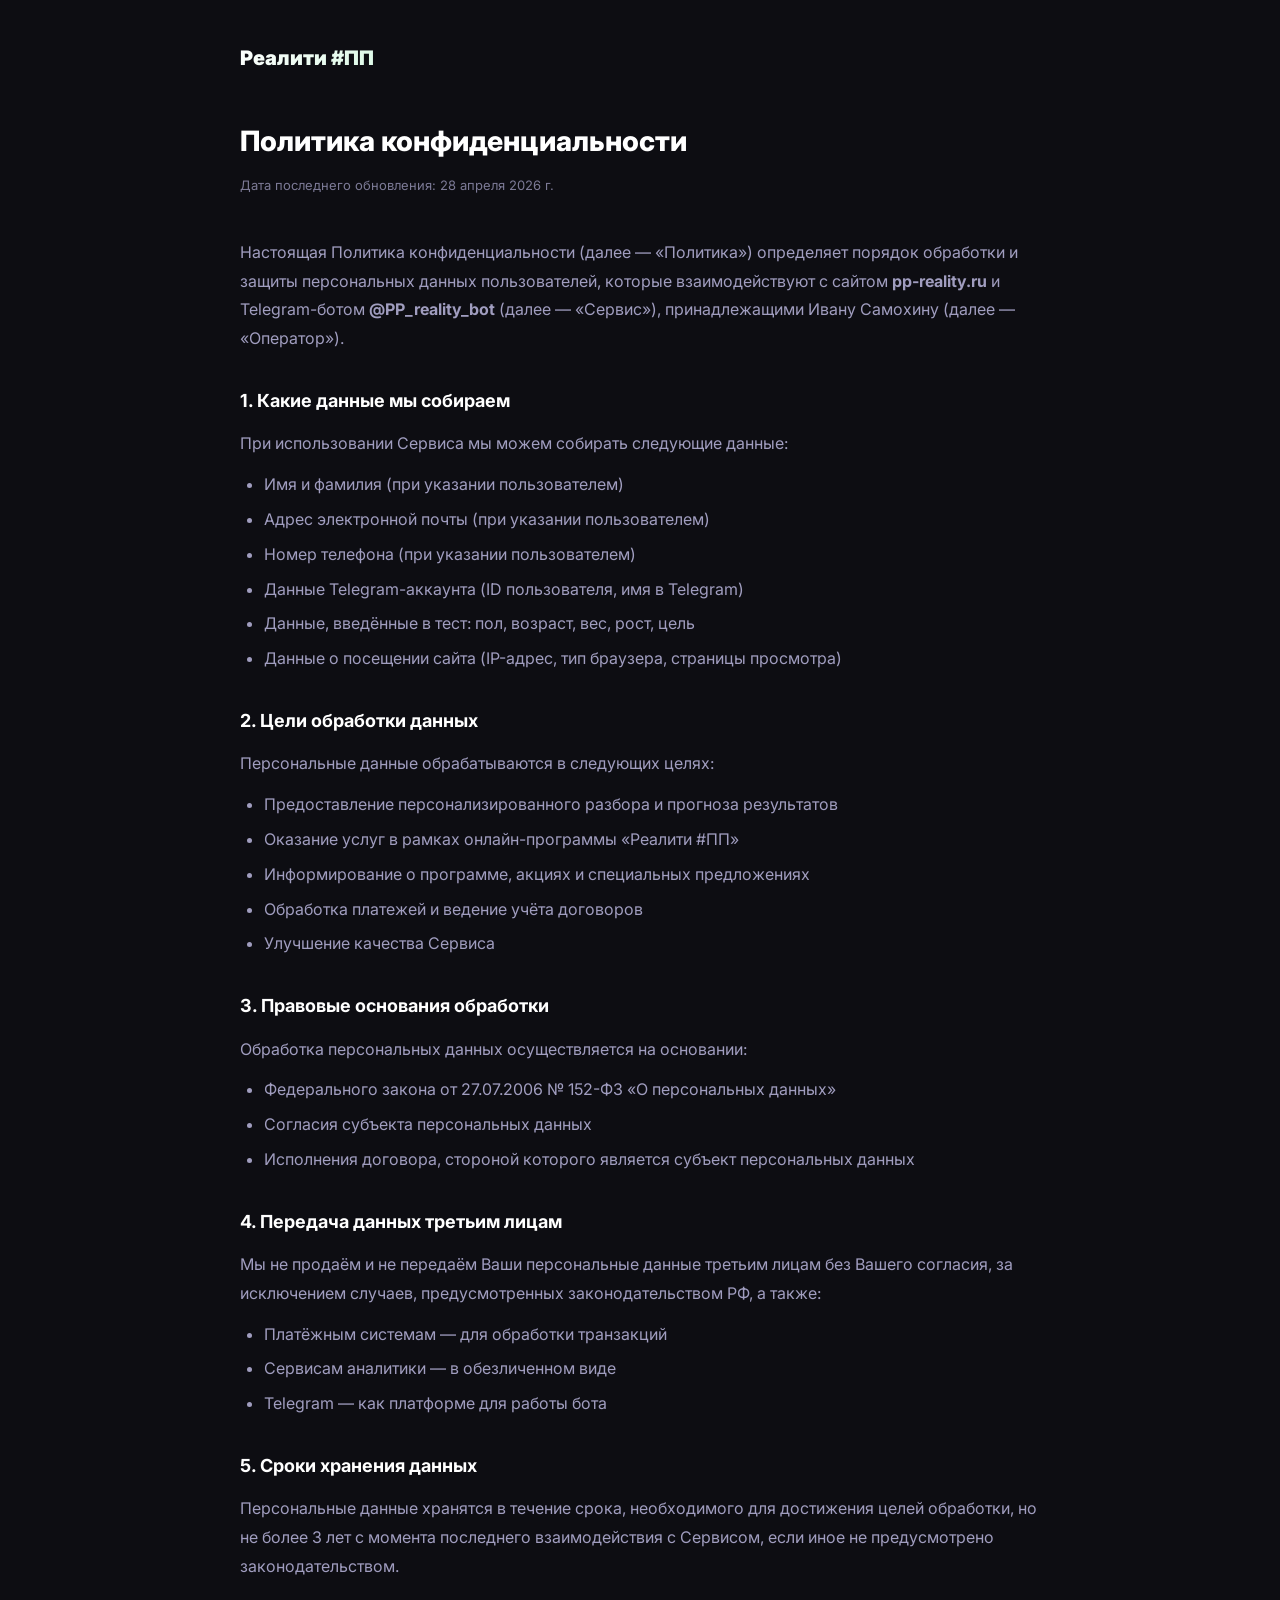
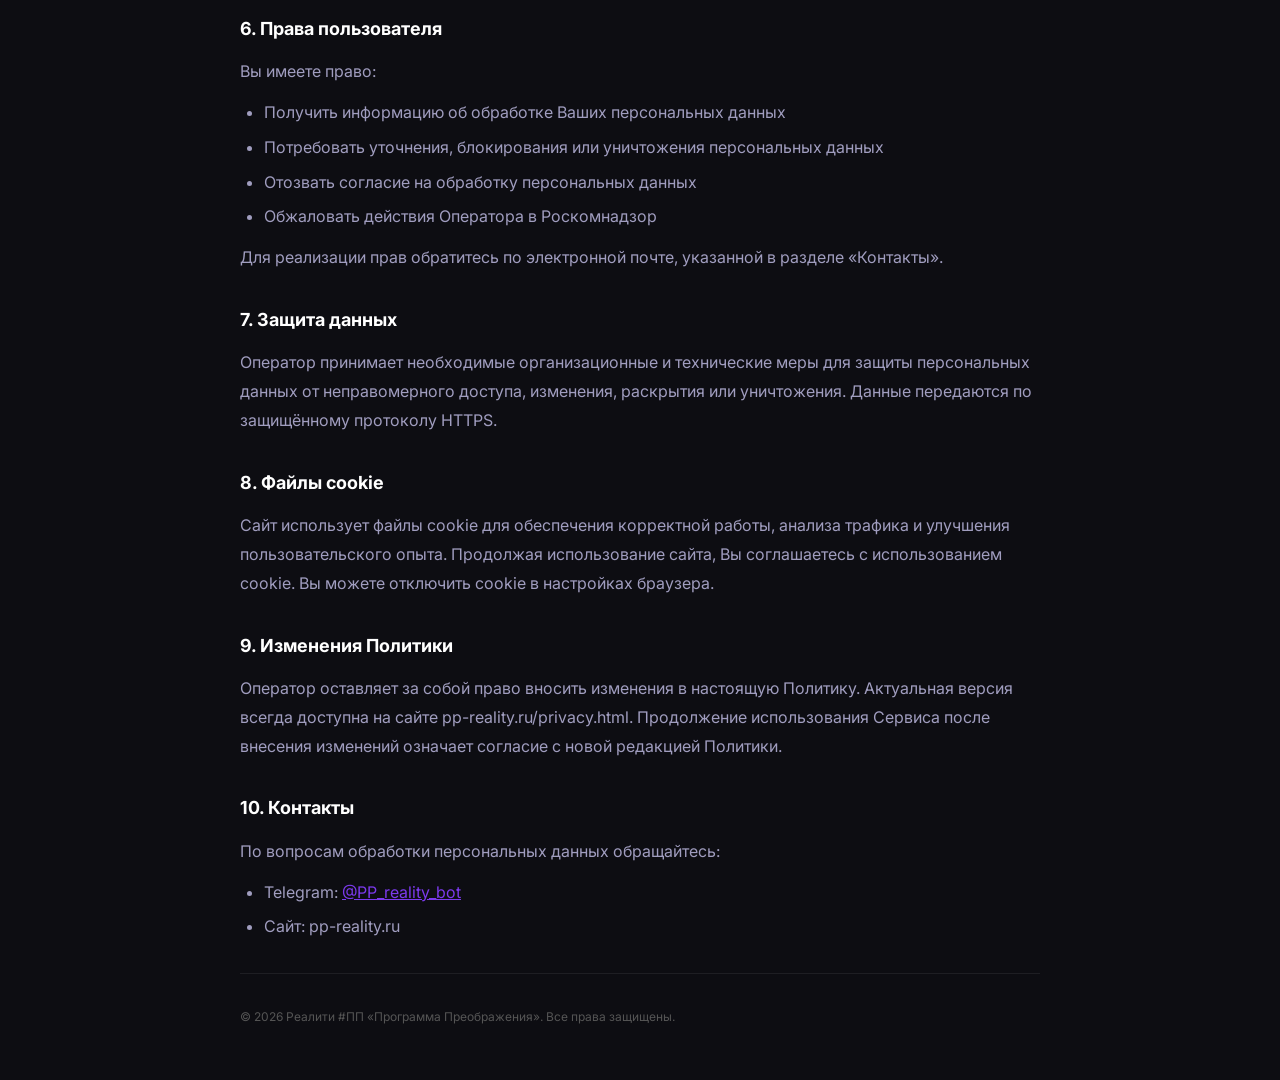
<file: privacy.html>
<!DOCTYPE html>
<html lang="ru">
<head>
<meta charset="UTF-8"/>
<meta name="viewport" content="width=device-width,initial-scale=1.0"/>
<title>Политика конфиденциальности — Реалити #ПП «Программа Преображения»</title>
<link href="https://fonts.googleapis.com/css2?family=Inter:wght@400;500;600;700&display=swap" rel="stylesheet"/>
<style>
*{box-sizing:border-box;margin:0;padding:0}
body{font-family:'Inter',sans-serif;background:#0d0d12;color:#d0cee8;line-height:1.8;padding:40px 20px}
.wrap{max-width:800px;margin:0 auto}
.logo{font-size:20px;font-weight:900;background:linear-gradient(135deg,#fff,#4ade80);-webkit-background-clip:text;-webkit-text-fill-color:transparent;background-clip:text;margin-bottom:40px;display:block}
h1{font-size:28px;font-weight:800;color:#fff;margin-bottom:8px}
.date{font-size:13px;color:#7c7a96;margin-bottom:40px}
h2{font-size:18px;font-weight:700;color:#fff;margin:32px 0 12px}
p{margin-bottom:12px;color:#a09dbf}
ul{margin:12px 0 12px 24px;color:#a09dbf}
ul li{margin-bottom:6px}
.back{display:inline-block;margin-top:40px;color:#7c3aed;text-decoration:none;font-size:14px}
.back:hover{color:#9d5ff7}
hr{border:none;border-top:1px solid rgba(255,255,255,.07);margin:32px 0}
</style>
  <link rel="icon" type="image/x-icon" href="favicon.ico">
  <meta property="og:type" content="website">
  <meta property="og:url" content="https://pp-reality.ru/privacy.html">
  <meta property="og:title" content="Политика конфиденциальности — Реалити #ПП">
  <meta property="og:description" content="Политика обработки персональных данных.">
  <meta property="og:image" content="https://raw.githubusercontent.com/Vezuncheg/fitstate/main/images/ivan_photo.jpg">
  <meta property="og:image:width" content="1200">
  <meta property="og:image:height" content="630">
  <meta name="description" content="Политика обработки персональных данных.">
  <meta name="twitter:card" content="summary_large_image">
  <meta name="twitter:title" content="Политика конфиденциальности — Реалити #ПП">
  <meta name="twitter:description" content="Политика обработки персональных данных.">
  <meta name="twitter:image" content="https://raw.githubusercontent.com/Vezuncheg/fitstate/main/images/ivan_photo.jpg">
</head>
<body>
<div class="wrap">
  <a href="https://pp-reality.ru/pay.html" class="logo">Реалити #ПП</a>
  <h1>Политика конфиденциальности</h1>
  <div class="date">Дата последнего обновления: 28 апреля 2026 г.</div>

  <p>Настоящая Политика конфиденциальности (далее — «Политика») определяет порядок обработки и защиты персональных данных пользователей, которые взаимодействуют с сайтом <strong>pp-reality.ru</strong> и Telegram-ботом <strong>@PP_reality_bot</strong> (далее — «Сервис»), принадлежащими Ивану Самохину (далее — «Оператор»).</p>

  <h2>1. Какие данные мы собираем</h2>
  <p>При использовании Сервиса мы можем собирать следующие данные:</p>
  <ul>
    <li>Имя и фамилия (при указании пользователем)</li>
    <li>Адрес электронной почты (при указании пользователем)</li>
    <li>Номер телефона (при указании пользователем)</li>
    <li>Данные Telegram-аккаунта (ID пользователя, имя в Telegram)</li>
    <li>Данные, введённые в тест: пол, возраст, вес, рост, цель</li>
    <li>Данные о посещении сайта (IP-адрес, тип браузера, страницы просмотра)</li>
  </ul>

  <h2>2. Цели обработки данных</h2>
  <p>Персональные данные обрабатываются в следующих целях:</p>
  <ul>
    <li>Предоставление персонализированного разбора и прогноза результатов</li>
    <li>Оказание услуг в рамках онлайн-программы «Реалити #ПП»</li>
    <li>Информирование о программе, акциях и специальных предложениях</li>
    <li>Обработка платежей и ведение учёта договоров</li>
    <li>Улучшение качества Сервиса</li>
  </ul>

  <h2>3. Правовые основания обработки</h2>
  <p>Обработка персональных данных осуществляется на основании:</p>
  <ul>
    <li>Федерального закона от 27.07.2006 № 152-ФЗ «О персональных данных»</li>
    <li>Согласия субъекта персональных данных</li>
    <li>Исполнения договора, стороной которого является субъект персональных данных</li>
  </ul>

  <h2>4. Передача данных третьим лицам</h2>
  <p>Мы не продаём и не передаём Ваши персональные данные третьим лицам без Вашего согласия, за исключением случаев, предусмотренных законодательством РФ, а также:</p>
  <ul>
    <li>Платёжным системам — для обработки транзакций</li>
    <li>Сервисам аналитики — в обезличенном виде</li>
    <li>Telegram — как платформе для работы бота</li>
  </ul>

  <h2>5. Сроки хранения данных</h2>
  <p>Персональные данные хранятся в течение срока, необходимого для достижения целей обработки, но не более 3 лет с момента последнего взаимодействия с Сервисом, если иное не предусмотрено законодательством.</p>

  <h2>6. Права пользователя</h2>
  <p>Вы имеете право:</p>
  <ul>
    <li>Получить информацию об обработке Ваших персональных данных</li>
    <li>Потребовать уточнения, блокирования или уничтожения персональных данных</li>
    <li>Отозвать согласие на обработку персональных данных</li>
    <li>Обжаловать действия Оператора в Роскомнадзор</li>
  </ul>
  <p>Для реализации прав обратитесь по электронной почте, указанной в разделе «Контакты».</p>

  <h2>7. Защита данных</h2>
  <p>Оператор принимает необходимые организационные и технические меры для защиты персональных данных от неправомерного доступа, изменения, раскрытия или уничтожения. Данные передаются по защищённому протоколу HTTPS.</p>

  <h2>8. Файлы cookie</h2>
  <p>Сайт использует файлы cookie для обеспечения корректной работы, анализа трафика и улучшения пользовательского опыта. Продолжая использование сайта, Вы соглашаетесь с использованием cookie. Вы можете отключить cookie в настройках браузера.</p>

  <h2>9. Изменения Политики</h2>
  <p>Оператор оставляет за собой право вносить изменения в настоящую Политику. Актуальная версия всегда доступна на сайте pp-reality.ru/privacy.html. Продолжение использования Сервиса после внесения изменений означает согласие с новой редакцией Политики.</p>

  <h2>10. Контакты</h2>
  <p>По вопросам обработки персональных данных обращайтесь:</p>
  <ul>
    <li>Telegram: <a href="https://t.me/PP_reality_bot" style="color:#7c3aed">@PP_reality_bot</a></li>
    <li>Сайт: pp-reality.ru</li>
  </ul>

  <hr>
  <p style="font-size:12px;color:#555">© 2026 Реалити #ПП «Программа Преображения». Все права защищены.</p>
  
</div>
</body>
</html>
</file>
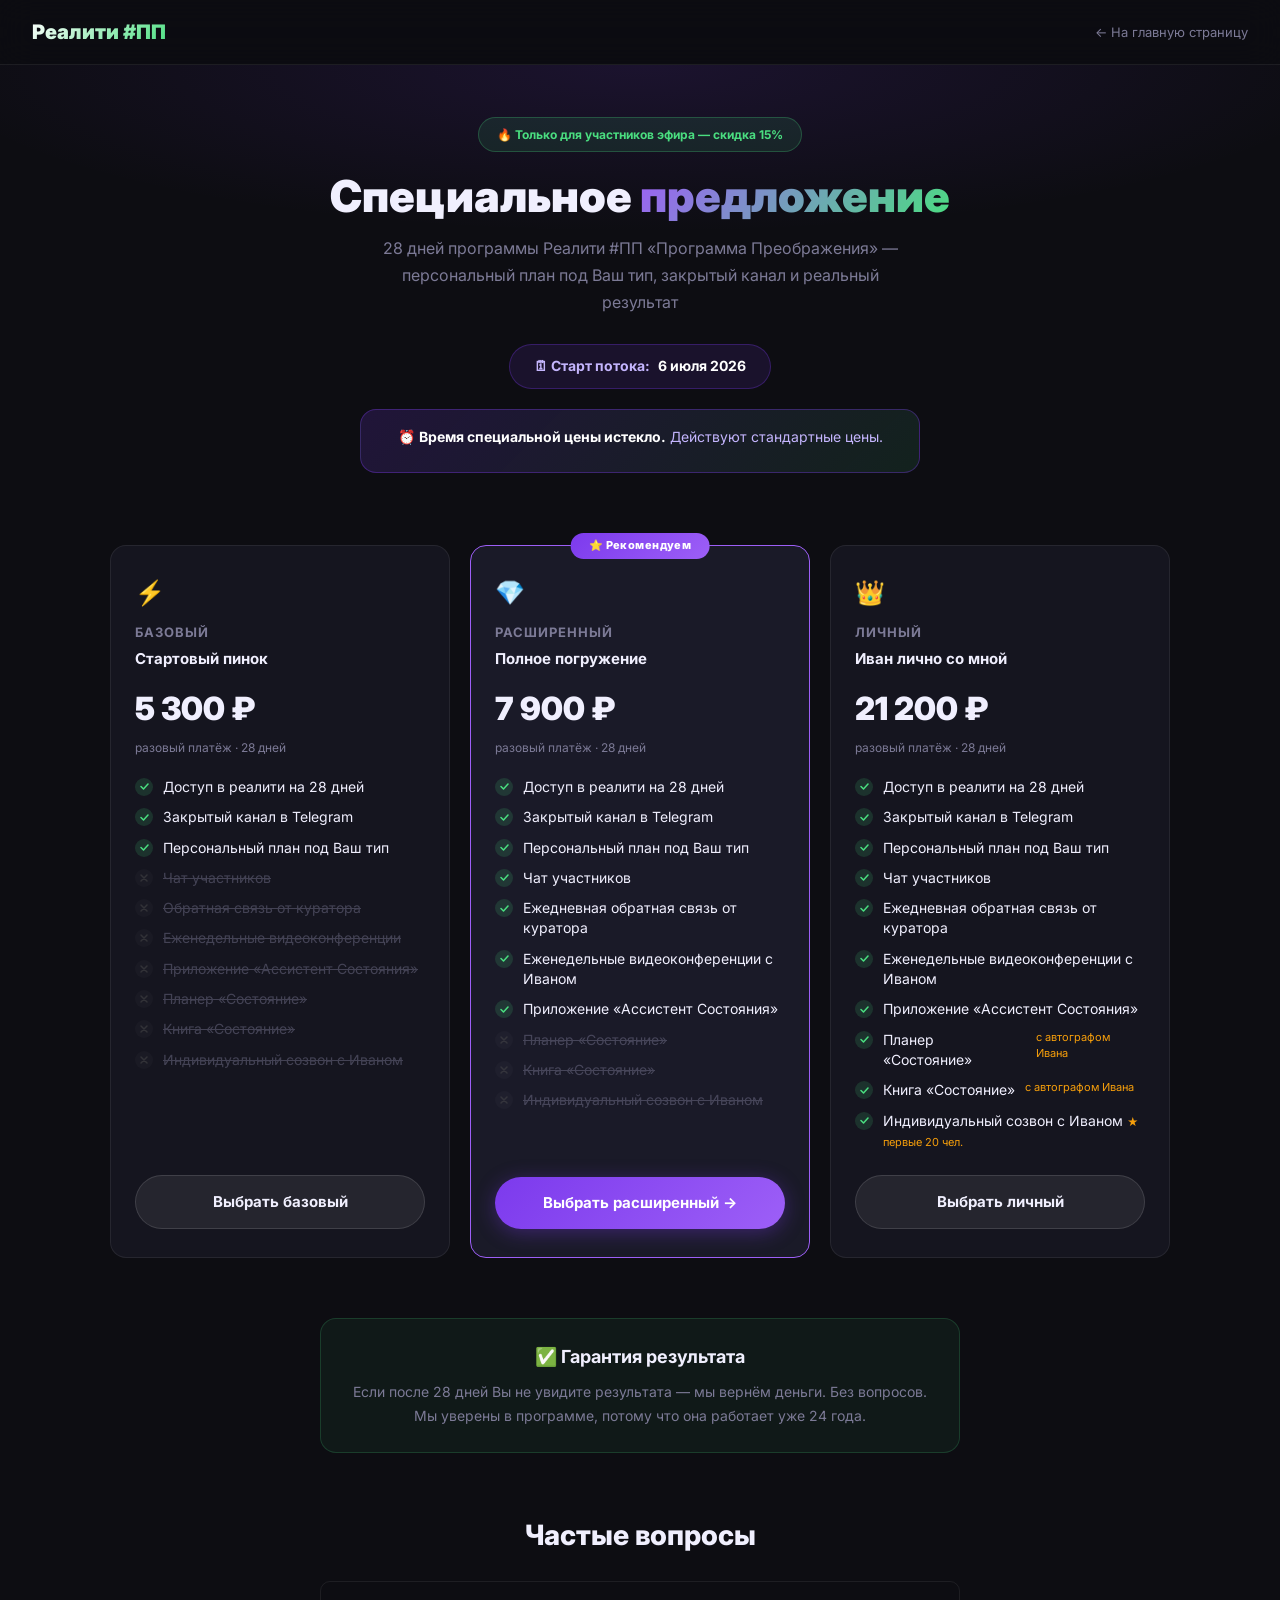
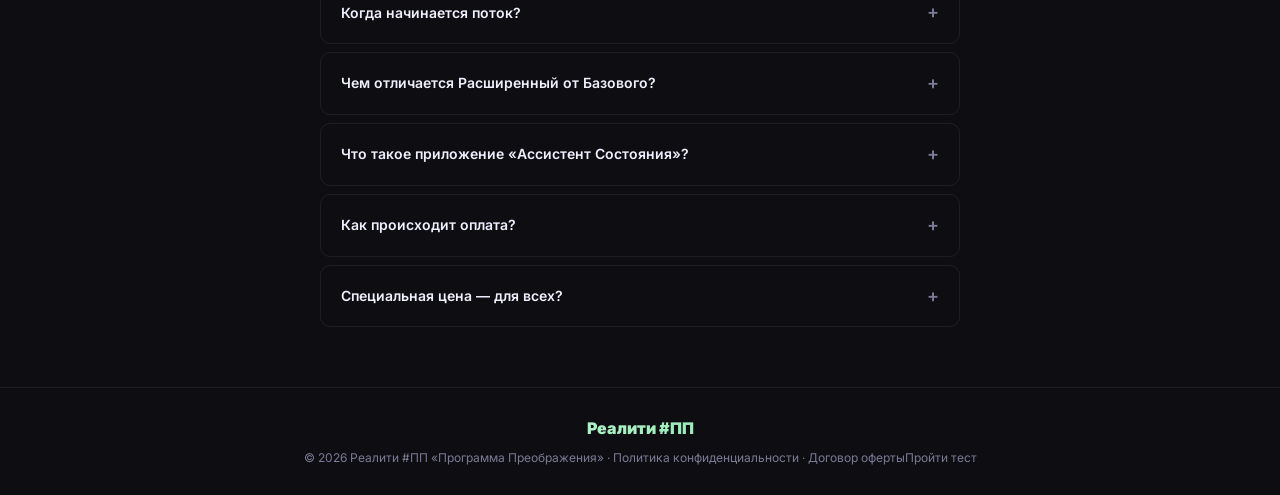
<file: special.html>
<!DOCTYPE html>
<html lang="ru">
<head>
<!-- Yandex.Metrika counter -->
<script type="text/javascript">
    (function(m,e,t,r,i,k,a){
        m[i]=m[i]||function(){(m[i].a=m[i].a||[]).push(arguments)};
        m[i].l=1*new Date();
        for (var j = 0; j < document.scripts.length; j++) {if (document.scripts[j].src === r) { return; }}
        k=e.createElement(t),a=e.getElementsByTagName(t)[0],k.async=1,k.src=r,a.parentNode.insertBefore(k,a)
    })(window, document,'script','https://mc.yandex.ru/metrika/tag.js?id=108991199', 'ym');
    ym(108991199, 'init', {ssr:true, webvisor:true, clickmap:true, ecommerce:"dataLayer", referrer: document.referrer, url: location.href, accurateTrackBounce:true, trackLinks:true});
</script>
<noscript><div><img src="https://mc.yandex.ru/watch/108991199" style="position:absolute; left:-9999px;" alt="" /></div></noscript>
<!-- /Yandex.Metrika counter -->
<meta charset="UTF-8"/>
<meta name="viewport" content="width=device-width,initial-scale=1.0"/>
<title>Реалити #ПП — Специальное предложение для участников эфира</title>
<link href="https://fonts.googleapis.com/css2?family=Inter:wght@400;500;600;700;800;900&display=swap" rel="stylesheet"/>
<style>
*,*::before,*::after{box-sizing:border-box;margin:0;padding:0}
:root{
  --bg:#0d0d12;--card:#15151f;--card2:#1a1a28;
  --border:rgba(255,255,255,0.07);--border2:rgba(255,255,255,0.12);
  --purple:#7c3aed;--purpleL:#9d5ff7;--purpleXL:#c4b5fd;
  --green:#4ade80;--greenD:#22c55e;
  --amber:#f59e0b;--amberL:#fcd34d;
  --text:#f0effe;--muted:#7c7a96;--mutedL:#a09dbf;
  --r:16px;--rsm:10px;
}
html{scroll-behavior:smooth}
body{font-family:'Inter',sans-serif;background:var(--bg);color:var(--text);line-height:1.6;overflow-x:hidden;min-height:100vh}
.wrap{max-width:1100px;margin:0 auto;padding:0 20px}
.grad{background:linear-gradient(130deg,var(--purpleL),var(--green));-webkit-background-clip:text;-webkit-text-fill-color:transparent;background-clip:text}

/* NAV */
nav{display:flex;align-items:center;justify-content:space-between;padding:16px 32px;background:rgba(13,13,18,.92);backdrop-filter:blur(18px);border-bottom:1px solid var(--border);position:sticky;top:0;z-index:100}
.logo{font-size:20px;font-weight:900;background:linear-gradient(135deg,#fff,var(--green));-webkit-background-clip:text;-webkit-text-fill-color:transparent;background-clip:text}
.nav-back{font-size:13px;color:var(--muted);text-decoration:none;display:flex;align-items:center;gap:6px}
.nav-back:hover{color:var(--text)}

/* HERO */
.hero{padding:52px 0 40px;text-align:center;background:radial-gradient(ellipse 80% 50% at 50% 0%,rgba(124,58,237,.13) 0%,transparent 70%),var(--bg)}
.hero-badge{display:inline-flex;align-items:center;gap:6px;background:rgba(74,222,128,.1);border:1px solid rgba(74,222,128,.25);color:var(--green);padding:7px 18px;border-radius:100px;font-size:12px;font-weight:700;margin-bottom:20px}
.hero h1{font-size:clamp(26px,5vw,44px);font-weight:900;line-height:1.1;margin-bottom:14px}
.hero-sub{font-size:16px;color:var(--muted);max-width:520px;margin:0 auto 28px;line-height:1.7}

/* PROMO BANNER */
.promo-banner{display:none;max-width:560px;margin:0 auto 32px;background:linear-gradient(135deg,rgba(124,58,237,.18),rgba(74,222,128,.1));border:1px solid rgba(124,58,237,.35);border-radius:var(--r);padding:16px 24px;text-align:center}
.promo-banner.show{display:block}
.promo-banner p{font-size:14px;color:var(--purpleXL);margin-bottom:8px}
.promo-banner strong{color:#fff}
.timer-row{display:flex;align-items:center;justify-content:center;gap:8px;font-size:22px;font-weight:800;color:#fff}
.timer-sep{color:var(--muted);font-size:18px}
.timer-block{display:flex;flex-direction:column;align-items:center;gap:2px}
.timer-label{font-size:10px;font-weight:600;color:var(--muted);letter-spacing:.06em}

/* GRID */
.plans{display:grid;grid-template-columns:repeat(3,1fr);gap:20px;padding:0 0 60px}
.plan{background:var(--card);border:1px solid var(--border);border-radius:var(--r);padding:28px 24px;display:flex;flex-direction:column;position:relative;transition:border-color .25s,transform .25s}
.plan:hover{border-color:var(--border2);transform:translateY(-3px)}

/* FEATURED plan */
.plan.featured{background:var(--card2);border:1.5px solid var(--purpleL);transform:none}
.plan.featured:hover{transform:translateY(-3px)}
.featured-badge{position:absolute;top:-13px;left:50%;transform:translateX(-50%);background:linear-gradient(135deg,var(--purple),var(--purpleL));color:#fff;font-size:11px;font-weight:800;padding:4px 18px;border-radius:100px;white-space:nowrap;letter-spacing:.04em}

/* Plan header */
.plan-icon{font-size:24px;margin-bottom:10px}
.plan-name{font-size:13px;font-weight:700;color:var(--muted);text-transform:uppercase;letter-spacing:.08em;margin-bottom:6px}
.price-row{display:flex;align-items:baseline;gap:8px;margin-bottom:4px}
.price{font-size:32px;font-weight:900;color:var(--text)}
.price-old{font-size:16px;color:var(--muted);text-decoration:line-through}
.price-save{font-size:12px;font-weight:700;color:var(--green);background:rgba(74,222,128,.1);border:1px solid rgba(74,222,128,.2);padding:2px 8px;border-radius:100px}
.plan-tagline{font-size:15px;font-weight:700;color:var(--text);margin-bottom:14px;line-height:1.3}
.price-period{font-size:12px;color:var(--muted);margin-bottom:20px}

/* Features */
.features{list-style:none;display:flex;flex-direction:column;gap:10px;margin-bottom:24px;flex:1}
.feat{display:flex;align-items:flex-start;gap:10px;font-size:14px;line-height:1.45}
.feat.off{color:var(--muted);text-decoration:line-through;opacity:.45}
.feat-icon{width:18px;height:18px;border-radius:50%;flex-shrink:0;display:flex;align-items:center;justify-content:center;margin-top:1px}
.feat-icon.on{background:rgba(74,222,128,.15)}
.feat-icon.off-ic{background:rgba(255,255,255,.05)}
.feat-check{width:9px;height:7px}
.feat-x{width:8px;height:8px}

/* CTA button */
.plan-btn{display:block;width:100%;padding:14px;border-radius:100px;font-family:inherit;font-size:15px;font-weight:700;cursor:pointer;border:none;text-align:center;text-decoration:none;transition:transform .18s,box-shadow .18s,opacity .18s}
.plan-btn:hover{transform:translateY(-2px)}
.plan-btn.default{background:rgba(255,255,255,.07);color:var(--text);border:1px solid var(--border2)}
.plan-btn.default:hover{background:rgba(255,255,255,.12)}
.plan-btn.accent{background:linear-gradient(135deg,var(--purple),var(--purpleL));color:#fff;box-shadow:0 4px 20px rgba(124,58,237,.35)}
.plan-btn.accent:hover{box-shadow:0 8px 28px rgba(124,58,237,.55)}

/* COMPARE TABLE */
.compare{padding:0 0 60px}
.compare h2{font-size:clamp(20px,3vw,32px);font-weight:800;text-align:center;margin-bottom:32px}
.tbl-wrap{overflow-x:auto}
table{width:100%;border-collapse:collapse;font-size:14px}
thead th{padding:14px 16px;font-weight:700;font-size:13px;border-bottom:1px solid var(--border2)}
thead th:first-child{text-align:left;color:var(--muted)}
thead th:not(:first-child){text-align:center;min-width:120px}
thead th.th-feat{color:var(--purpleXL);position:relative}
thead th.th-feat::after{content:'';position:absolute;inset:0;background:rgba(124,58,237,.07);border-radius:8px 8px 0 0;pointer-events:none}
tbody tr{border-bottom:1px solid var(--border)}
tbody tr:last-child{border-bottom:none}
tbody tr:hover{background:rgba(255,255,255,.02)}
td{padding:12px 16px}
td:first-child{color:var(--mutedL);font-size:13px}
td:not(:first-child){text-align:center}
td.td-feat{background:rgba(124,58,237,.04)}
.check-y{color:var(--green);font-size:16px}
.check-n{color:rgba(255,255,255,.2);font-size:16px}
.check-partial{font-size:12px;color:var(--amber);font-weight:600}

/* GUARANTEE */
.guarantee{max-width:640px;margin:0 auto 60px;background:rgba(74,222,128,.06);border:1px solid rgba(74,222,128,.18);border-radius:var(--r);padding:24px 28px;text-align:center}
.guarantee h3{font-size:18px;font-weight:700;margin-bottom:8px}
.guarantee p{font-size:14px;color:var(--muted);line-height:1.7}

/* FAQ */
.faq{max-width:640px;margin:0 auto 60px}
.faq h2{font-size:clamp(20px,3vw,28px);font-weight:800;margin-bottom:24px;text-align:center}
.faq-item{border:1px solid var(--border);border-radius:var(--rsm);margin-bottom:8px;overflow:hidden}
.faq-q{padding:16px 20px;font-size:14px;font-weight:600;cursor:pointer;display:flex;justify-content:space-between;align-items:center;user-select:none}
.faq-q:hover{background:rgba(255,255,255,.03)}
.faq-q span{color:var(--muted);font-size:18px;transition:transform .2s}
.faq-item.open .faq-q span{transform:rotate(45deg)}
.faq-a{display:none;padding:0 20px 16px;font-size:13px;color:var(--muted);line-height:1.7}
.faq-item.open .faq-a{display:block}

/* FOOTER */
footer{padding:28px 0;border-top:1px solid var(--border);text-align:center}
.fl{font-size:16px;font-weight:900;background:linear-gradient(135deg,#fff,var(--green));-webkit-background-clip:text;-webkit-text-fill-color:transparent;background-clip:text;margin-bottom:6px}
footer p{font-size:12px;color:var(--muted)}
footer a{color:var(--muted);text-decoration:none}
footer a:hover{color:var(--text)}

@media(max-width:900px){
  .plans{grid-template-columns:1fr}
  .plan.featured{transform:none}
  nav{padding:14px 16px}
}
.modal-overlay{display:none;position:fixed;top:0;left:0;width:100%;height:100%;background:rgba(0,0,0,.8);z-index:9999;align-items:center;justify-content:center;padding:20px}
.modal-overlay.open{display:flex}
.modal{background:#15151f;border:1px solid rgba(124,58,237,.35);border-radius:20px;padding:36px 32px;width:100%;max-width:460px;position:relative;max-height:90vh;overflow-y:auto}
.modal h3{font-size:20px;font-weight:800;color:#fff;margin-bottom:6px}
.modal-sub{font-size:14px;color:#7c7a96;margin-bottom:28px}
.modal-plan{background:rgba(124,58,237,.1);border:1px solid rgba(124,58,237,.25);border-radius:10px;padding:12px 16px;margin-bottom:24px;display:flex;justify-content:space-between;align-items:center}
.modal-plan-name{font-size:14px;font-weight:700;color:#fff}
.modal-plan-price{font-size:20px;font-weight:900;color:#c4b5fd}
.form-group{margin-bottom:16px}
.form-group label{display:block;font-size:12px;font-weight:600;color:#7c7a96;margin-bottom:6px;letter-spacing:.04em;text-transform:uppercase}
.form-group input{width:100%;background:#0d0d12;border:1px solid rgba(255,255,255,.12);border-radius:10px;padding:12px 16px;font-family:inherit;font-size:15px;color:#fff;outline:none;transition:border-color .2s}
.form-group input:focus{border-color:#7c3aed}
.form-group input::placeholder{color:#555}
.form-group input:disabled{color:#555;cursor:default}
.tg-hint{font-size:11px;color:#4ade80;margin-top:4px}
.modal-btn{width:100%;padding:16px;border-radius:100px;background:linear-gradient(135deg,#7c3aed,#9d5ff7);color:#fff;font-family:inherit;font-size:16px;font-weight:700;border:none;cursor:pointer;margin-top:8px;transition:transform .18s,box-shadow .18s}
.modal-btn:hover{transform:translateY(-2px);box-shadow:0 8px 24px rgba(124,58,237,.45)}
.modal-btn:disabled{opacity:.5;cursor:not-allowed;transform:none}
.modal-close{position:absolute;top:16px;right:20px;background:none;border:none;color:#555;font-size:22px;cursor:pointer;line-height:1}
.modal-close:hover{color:#fff}
.form-error{font-size:12px;color:#f87171;margin-top:4px;display:none}
.form-agree{font-size:12px;color:#7c7a96;text-align:center;margin-top:12px;line-height:1.5}
.form-agree a{color:#7c3aed;text-decoration:none}
@media(max-width:500px){.modal{padding:24px 20px}}
</style>
  <link rel="icon" type="image/x-icon" href="favicon.ico">
  <meta property="og:type" content="website">
  <meta property="og:url" content="https://pp-reality.ru/pay.html">
  <meta property="og:title" content="Выберите тариф — Реалити #ПП «Программа Преображения»">
  <meta property="og:description" content="Базовый от 5 300 ₽, Расширенный от 7 900 ₽, Личный от 21 200 ₽. Старт 6 июля.">
  <meta property="og:image" content="https://raw.githubusercontent.com/Vezuncheg/fitstate/main/images/ivan_photo.jpg">
  <meta property="og:image:width" content="1200">
  <meta property="og:image:height" content="630">
  <meta name="description" content="Базовый от 5 300 ₽, Расширенный от 7 900 ₽, Личный от 21 200 ₽. Старт 6 июля.">
  <meta name="twitter:card" content="summary_large_image">
  <meta name="twitter:title" content="Выберите тариф — Реалити #ПП «Программа Преображения»">
  <meta name="twitter:description" content="Базовый от 5 300 ₽, Расширенный от 7 900 ₽, Личный от 21 200 ₽. Старт 6 июля.">
  <meta name="twitter:image" content="https://raw.githubusercontent.com/Vezuncheg/fitstate/main/images/ivan_photo.jpg">
</head>
<body>

<nav>
  <div class="logo">Реалити #ПП</div>
  <a href="index-main.html" class="nav-back">← На главную страницу</a>
</nav>

<section class="hero">
  <div class="wrap">
    <div class="hero-badge" id="heroBadge">🔥 Только для участников эфира — скидка 15%</div>
    <h1>Специальное <span class="grad">предложение</span></h1>
    <p class="hero-sub" id="heroSub">28 дней программы Реалити #ПП «Программа Преображения» — персональный план под Ваш тип, закрытый канал и реальный результат</p>

    <div style="display:inline-flex;align-items:center;gap:8px;background:rgba(124,58,237,.12);border:1px solid rgba(124,58,237,.3);color:#c4b5fd;padding:10px 24px;border-radius:100px;font-size:14px;font-weight:700;margin-bottom:20px;">
      🗓 Старт потока: <strong style="color:#fff;">6 июля 2026</strong>
    </div>

    <!-- Promo banner (показывается только со скидкой) -->
    <div class="promo-banner" id="promoBanner">
      <p>&#9889; <strong>Спецпредложение для участников эфира!</strong><br>Цена со скидкой 15% действует до 22 июня 2026 00:00:</p>
      <div class="timer-row">
        <div class="timer-block"><span id="tDay">01</span><span class="timer-label">ДН</span></div>
        <span class="timer-sep">:</span>
        <div class="timer-block"><span id="tHour">00</span><span class="timer-label">ЧАС</span></div>
        <span class="timer-sep">:</span>
        <div class="timer-block"><span id="tMin">00</span><span class="timer-label">МИН</span></div>
        <span class="timer-sep">:</span>
        <div class="timer-block"><span id="tSec">00</span><span class="timer-label">СЕК</span></div>
      </div>
    </div>
  </div>
</section>

<section>
  <div class="wrap">
    <div class="plans" id="plansGrid">

      <!-- БАЗОВЫЙ -->
      <div class="plan" id="plan0">
        <div class="plan-icon">⚡</div>
        <div class="plan-name">Базовый</div>
        <div class="plan-tagline">Стартовый пинок</div>
        <div class="price-row">
          <span class="price" id="p0">5 300 ₽</span>
          <span class="price-old" id="p0old" style="display:none">5 300 ₽</span>
        </div>
        <div class="price-save" id="p0save" style="display:none">Специальная цена</div>
        <div class="price-period">разовый платёж · 28 дней</div>
        <ul class="features">
          <li class="feat"><div class="feat-icon on"><svg class="feat-check" viewBox="0 0 9 7" fill="none"><path d="M1 3.5l2.5 2.5 4.5-5" stroke="#4ade80" stroke-width="1.5" stroke-linecap="round" stroke-linejoin="round"/></svg></div>Доступ в реалити на 28 дней</li>
          <li class="feat"><div class="feat-icon on"><svg class="feat-check" viewBox="0 0 9 7" fill="none"><path d="M1 3.5l2.5 2.5 4.5-5" stroke="#4ade80" stroke-width="1.5" stroke-linecap="round" stroke-linejoin="round"/></svg></div>Закрытый канал в Telegram</li>
          <li class="feat"><div class="feat-icon on"><svg class="feat-check" viewBox="0 0 9 7" fill="none"><path d="M1 3.5l2.5 2.5 4.5-5" stroke="#4ade80" stroke-width="1.5" stroke-linecap="round" stroke-linejoin="round"/></svg></div>Персональный план под Ваш тип</li>
          <li class="feat off"><div class="feat-icon off-ic"><svg class="feat-x" viewBox="0 0 8 8" fill="none"><path d="M1 1l6 6M7 1L1 7" stroke="#555" stroke-width="1.5" stroke-linecap="round"/></svg></div>Чат участников</li>
          <li class="feat off"><div class="feat-icon off-ic"><svg class="feat-x" viewBox="0 0 8 8" fill="none"><path d="M1 1l6 6M7 1L1 7" stroke="#555" stroke-width="1.5" stroke-linecap="round"/></svg></div>Обратная связь от куратора</li>
          <li class="feat off"><div class="feat-icon off-ic"><svg class="feat-x" viewBox="0 0 8 8" fill="none"><path d="M1 1l6 6M7 1L1 7" stroke="#555" stroke-width="1.5" stroke-linecap="round"/></svg></div>Еженедельные видеоконференции</li>
          <li class="feat off"><div class="feat-icon off-ic"><svg class="feat-x" viewBox="0 0 8 8" fill="none"><path d="M1 1l6 6M7 1L1 7" stroke="#555" stroke-width="1.5" stroke-linecap="round"/></svg></div>Приложение «Ассистент Состояния»</li>
          <li class="feat off"><div class="feat-icon off-ic"><svg class="feat-x" viewBox="0 0 8 8" fill="none"><path d="M1 1l6 6M7 1L1 7" stroke="#555" stroke-width="1.5" stroke-linecap="round"/></svg></div>Планер «Состояние»</li>
          <li class="feat off"><div class="feat-icon off-ic"><svg class="feat-x" viewBox="0 0 8 8" fill="none"><path d="M1 1l6 6M7 1L1 7" stroke="#555" stroke-width="1.5" stroke-linecap="round"/></svg></div>Книга «Состояние»</li>
          <li class="feat off"><div class="feat-icon off-ic"><svg class="feat-x" viewBox="0 0 8 8" fill="none"><path d="M1 1l6 6M7 1L1 7" stroke="#555" stroke-width="1.5" stroke-linecap="round"/></svg></div>Индивидуальный созвон с Иваном</li>
        </ul>
        <a href="#" class="plan-btn default" id="btn0" onclick="openModal('Стартовый пинок', 'btn0'); return false">Выбрать базовый</a>
      </div>

      <!-- РАСШИРЕННЫЙ (featured) -->
      <div class="plan featured" id="plan1">
        <div class="featured-badge">⭐ Рекомендуем</div>
        <div class="plan-icon">💎</div>
        <div class="plan-name">Расширенный</div>
        <div class="plan-tagline">Полное погружение</div>
        <div class="price-row">
          <span class="price" id="p1">7 900 ₽</span>
          <span class="price-old" id="p1old" style="display:none">7 900 ₽</span>
        </div>
        <div class="price-save" id="p1save" style="display:none">Специальная цена</div>
        <div class="price-period">разовый платёж · 28 дней</div>
        <ul class="features">
          <li class="feat"><div class="feat-icon on"><svg class="feat-check" viewBox="0 0 9 7" fill="none"><path d="M1 3.5l2.5 2.5 4.5-5" stroke="#4ade80" stroke-width="1.5" stroke-linecap="round" stroke-linejoin="round"/></svg></div>Доступ в реалити на 28 дней</li>
          <li class="feat"><div class="feat-icon on"><svg class="feat-check" viewBox="0 0 9 7" fill="none"><path d="M1 3.5l2.5 2.5 4.5-5" stroke="#4ade80" stroke-width="1.5" stroke-linecap="round" stroke-linejoin="round"/></svg></div>Закрытый канал в Telegram</li>
          <li class="feat"><div class="feat-icon on"><svg class="feat-check" viewBox="0 0 9 7" fill="none"><path d="M1 3.5l2.5 2.5 4.5-5" stroke="#4ade80" stroke-width="1.5" stroke-linecap="round" stroke-linejoin="round"/></svg></div>Персональный план под Ваш тип</li>
          <li class="feat"><div class="feat-icon on"><svg class="feat-check" viewBox="0 0 9 7" fill="none"><path d="M1 3.5l2.5 2.5 4.5-5" stroke="#4ade80" stroke-width="1.5" stroke-linecap="round" stroke-linejoin="round"/></svg></div>Чат участников</li>
          <li class="feat"><div class="feat-icon on"><svg class="feat-check" viewBox="0 0 9 7" fill="none"><path d="M1 3.5l2.5 2.5 4.5-5" stroke="#4ade80" stroke-width="1.5" stroke-linecap="round" stroke-linejoin="round"/></svg></div>Ежедневная обратная связь от куратора</li>
          <li class="feat"><div class="feat-icon on"><svg class="feat-check" viewBox="0 0 9 7" fill="none"><path d="M1 3.5l2.5 2.5 4.5-5" stroke="#4ade80" stroke-width="1.5" stroke-linecap="round" stroke-linejoin="round"/></svg></div>Еженедельные видеоконференции с Иваном</li>
          <li class="feat"><div class="feat-icon on"><svg class="feat-check" viewBox="0 0 9 7" fill="none"><path d="M1 3.5l2.5 2.5 4.5-5" stroke="#4ade80" stroke-width="1.5" stroke-linecap="round" stroke-linejoin="round"/></svg></div>Приложение «Ассистент Состояния»</li>
          <li class="feat off"><div class="feat-icon off-ic"><svg class="feat-x" viewBox="0 0 8 8" fill="none"><path d="M1 1l6 6M7 1L1 7" stroke="#555" stroke-width="1.5" stroke-linecap="round"/></svg></div>Планер «Состояние»</li>
          <li class="feat off"><div class="feat-icon off-ic"><svg class="feat-x" viewBox="0 0 8 8" fill="none"><path d="M1 1l6 6M7 1L1 7" stroke="#555" stroke-width="1.5" stroke-linecap="round"/></svg></div>Книга «Состояние»</li>
          <li class="feat off"><div class="feat-icon off-ic"><svg class="feat-x" viewBox="0 0 8 8" fill="none"><path d="M1 1l6 6M7 1L1 7" stroke="#555" stroke-width="1.5" stroke-linecap="round"/></svg></div>Индивидуальный созвон с Иваном</li>
        </ul>
        <a href="#" class="plan-btn accent" id="btn1" onclick="openModal('Полное погружение', 'btn1'); return false">Выбрать расширенный →</a>
      </div>

      <!-- ЛИЧНЫЙ -->
      <div class="plan" id="plan2">
        <div class="plan-icon">👑</div>
        <div class="plan-name">Личный</div>
        <div class="plan-tagline">Иван лично со мной</div>
        <div class="price-row">
          <span class="price" id="p2">21 200 ₽</span>
          <span class="price-old" id="p2old" style="display:none">21 200 ₽</span>
        </div>
        <div class="price-save" id="p2save" style="display:none">Специальная цена</div>
        <div class="price-period">разовый платёж · 28 дней</div>
        <ul class="features">
          <li class="feat"><div class="feat-icon on"><svg class="feat-check" viewBox="0 0 9 7" fill="none"><path d="M1 3.5l2.5 2.5 4.5-5" stroke="#4ade80" stroke-width="1.5" stroke-linecap="round" stroke-linejoin="round"/></svg></div>Доступ в реалити на 28 дней</li>
          <li class="feat"><div class="feat-icon on"><svg class="feat-check" viewBox="0 0 9 7" fill="none"><path d="M1 3.5l2.5 2.5 4.5-5" stroke="#4ade80" stroke-width="1.5" stroke-linecap="round" stroke-linejoin="round"/></svg></div>Закрытый канал в Telegram</li>
          <li class="feat"><div class="feat-icon on"><svg class="feat-check" viewBox="0 0 9 7" fill="none"><path d="M1 3.5l2.5 2.5 4.5-5" stroke="#4ade80" stroke-width="1.5" stroke-linecap="round" stroke-linejoin="round"/></svg></div>Персональный план под Ваш тип</li>
          <li class="feat"><div class="feat-icon on"><svg class="feat-check" viewBox="0 0 9 7" fill="none"><path d="M1 3.5l2.5 2.5 4.5-5" stroke="#4ade80" stroke-width="1.5" stroke-linecap="round" stroke-linejoin="round"/></svg></div>Чат участников</li>
          <li class="feat"><div class="feat-icon on"><svg class="feat-check" viewBox="0 0 9 7" fill="none"><path d="M1 3.5l2.5 2.5 4.5-5" stroke="#4ade80" stroke-width="1.5" stroke-linecap="round" stroke-linejoin="round"/></svg></div>Ежедневная обратная связь от куратора</li>
          <li class="feat"><div class="feat-icon on"><svg class="feat-check" viewBox="0 0 9 7" fill="none"><path d="M1 3.5l2.5 2.5 4.5-5" stroke="#4ade80" stroke-width="1.5" stroke-linecap="round" stroke-linejoin="round"/></svg></div>Еженедельные видеоконференции с Иваном</li>
          <li class="feat"><div class="feat-icon on"><svg class="feat-check" viewBox="0 0 9 7" fill="none"><path d="M1 3.5l2.5 2.5 4.5-5" stroke="#4ade80" stroke-width="1.5" stroke-linecap="round" stroke-linejoin="round"/></svg></div>Приложение «Ассистент Состояния»</li>
          <li class="feat"><div class="feat-icon on"><svg class="feat-check" viewBox="0 0 9 7" fill="none"><path d="M1 3.5l2.5 2.5 4.5-5" stroke="#4ade80" stroke-width="1.5" stroke-linecap="round" stroke-linejoin="round"/></svg></div>Планер «Состояние» <span style="font-size:11px;color:var(--amber)">с автографом Ивана</span></li>
          <li class="feat"><div class="feat-icon on"><svg class="feat-check" viewBox="0 0 9 7" fill="none"><path d="M1 3.5l2.5 2.5 4.5-5" stroke="#4ade80" stroke-width="1.5" stroke-linecap="round" stroke-linejoin="round"/></svg></div>Книга «Состояние» <span style="font-size:11px;color:var(--amber)">с автографом Ивана</span></li>
          <li class="feat"><div class="feat-icon on"><svg class="feat-check" viewBox="0 0 9 7" fill="none"><path d="M1 3.5l2.5 2.5 4.5-5" stroke="#4ade80" stroke-width="1.5" stroke-linecap="round" stroke-linejoin="round"/></svg></div><span>Индивидуальный созвон с Иваном <span style="font-size:11px;color:var(--amber);">★ первые 20 чел.</span></span></li>
        </ul>
        <a href="#" class="plan-btn default" id="btn2" onclick="openModal('Иван лично со мной', 'btn2'); return false">Выбрать личный</a>
      </div>

    </div>
  </div>
</section>

<!-- GUARANTEE -->
<section>
  <div class="wrap">
    <div class="guarantee">
      <h3>✅ Гарантия результата</h3>
      <p>Если после 28 дней Вы не увидите результата — мы вернём деньги. Без вопросов. Мы уверены в программе, потому что она работает уже 24 года.</p>
    </div>
  </div>
</section>

<!-- FAQ -->
<section>
  <div class="wrap">
    <div class="faq">
      <h2>Частые вопросы</h2>
      <div class="faq-item">
        <div class="faq-q" onclick="toggleFaq(this)">Когда начинается поток? <span>+</span></div>
        <div class="faq-a">Ближайший поток стартует <strong>6 июля 2026</strong>. Реалити длится <strong>28 дней</strong>. После оплаты Вы получите ссылку на закрытый канал и подготовительные материалы для подготовки к старту.</div>
      </div>
      <div class="faq-item">
        <div class="faq-q" onclick="toggleFaq(this)">Чем отличается Расширенный от Базового? <span>+</span></div>
        <div class="faq-a">В Расширенном тарифе Вы получаете живую обратную связь от куратора каждый день, чат с другими участниками, еженедельные видеоконференции с Иваном и приложение-ассистент. Это не просто контент — это полное сопровождение.</div>
      </div>
      <div class="faq-item">
        <div class="faq-q" onclick="toggleFaq(this)">Что такое приложение «Ассистент Состояния»? <span>+</span></div>
        <div class="faq-a">Это наша собственная разработка — цифровой помощник, созданный специально под методику Программы Преображения. Ассистент помогает лучше понять, что с Вами происходит прямо сейчас: снизить внутреннее напряжение, вернуть фокус и найти опору в моменты, когда сложно. Доступен 24/7 и знает Ваш тип и цели.</div>
      </div>
      <div class="faq-item">
        <div class="faq-q" onclick="toggleFaq(this)">Как происходит оплата? <span>+</span></div>
        <div class="faq-a">Оплата производится в полном объёме до начала реалити. После подтверждения оплаты Вы получаете ссылку на закрытый Telegram-канал потока и доступ ко всем материалам выбранного тарифа.</div>
      </div>
      <div class="faq-item">
        <div class="faq-q" onclick="toggleFaq(this)">Специальная цена — для всех? <span>+</span></div>
        <div class="faq-a">Специальная цена действует только для участников эфира и только до <strong>22 июня 2026 в 00:00</strong>. После этого времени действуют стандартные цены.</div>
      </div>
    </div>
  </div>
</section>

<footer>
  <div class="wrap">
    <div class="fl">Реалити #ПП</div>
    <p>© 2026 Реалити #ПП «Программа Преображения» · <a href="privacy.html" style="color:var(--muted);text-decoration:none">Политика конфиденциальности</a> · <a href="offer.html" style="color:var(--muted);text-decoration:none">Договор оферты</a><a href="https://pp-reality.ru">Пройти тест</a></p>
  </div>
</footer>

<script>
// ── ЦЕНЫ ──
var PRICES = {
  base:     { normal: 5300,  sale: 4500  },
  extended: { normal: 7900,  sale: 6700  },
  personal: { normal: 21200, sale: 18000 },
};

// ── Форматирование ──
function fmt(n) {
  return n.toLocaleString('ru-RU') + ' ₽';
}

// ── Определяем режим (скидка или нет) по URL-параметру ──
var params = new URLSearchParams(window.location.search);
var isPromo = true; // На этой странице скидка всегда активна

function applyPrices() {
  // Скидочные цены — всегда активны на этой странице
  document.getElementById('p0').textContent = fmt(PRICES.base.sale);
  document.getElementById('p0old').textContent = fmt(PRICES.base.normal);
  document.getElementById('p0old').style.display = 'inline';
  document.getElementById('p0save').style.display = 'inline-block';

  document.getElementById('p1').textContent = fmt(PRICES.extended.sale);
  document.getElementById('p1old').textContent = fmt(PRICES.extended.normal);
  document.getElementById('p1old').style.display = 'inline';
  document.getElementById('p1save').style.display = 'inline-block';

  document.getElementById('p2').textContent = fmt(PRICES.personal.sale);
  document.getElementById('p2old').textContent = fmt(PRICES.personal.normal);
  document.getElementById('p2old').style.display = 'inline';
  document.getElementById('p2save').style.display = 'inline-block';

  document.getElementById('promoBanner').classList.add('show');
  startTimer();
}

// ── ТАЙМЕР ──
function startTimer() {
  // Фиксированный дедлайн: 22 июня 2026 00:00 МСК (UTC+3)
  var end = new Date('2026-06-21T21:00:00Z').getTime();

  function tick() {
    var left = Math.max(0, end - Date.now());
    var days  = Math.floor(left / 86400000);
    var hours = Math.floor((left % 86400000) / 3600000);
    var min   = Math.floor((left % 3600000) / 60000);
    var sec   = Math.floor((left % 60000) / 1000);
    document.getElementById('tDay').textContent  = String(days).padStart(2, '0');
    document.getElementById('tHour').textContent = String(hours).padStart(2, '0');
    document.getElementById('tMin').textContent  = String(min).padStart(2, '0');
    document.getElementById('tSec').textContent  = String(sec).padStart(2, '0');
    if (left > 0) {
      setTimeout(tick, 1000);
    } else {
      document.getElementById('promoBanner').innerHTML =
        '<p>⏰ <strong>Время специальной цены истекло.</strong> Действуют стандартные цены.</p>';
      isPromo = false;
      applyNormalPrices();
    }
  }
  tick();
}

function applyNormalPrices() {
  document.getElementById('p0').textContent = fmt(PRICES.base.normal);
  document.getElementById('p0old').style.display = 'none';
  document.getElementById('p0save').style.display = 'none';
  document.getElementById('p1').textContent = fmt(PRICES.extended.normal);
  document.getElementById('p1old').style.display = 'none';
  document.getElementById('p1save').style.display = 'none';
  document.getElementById('p2').textContent = fmt(PRICES.personal.normal);
  document.getElementById('p2old').style.display = 'none';
  document.getElementById('p2save').style.display = 'none';
}

// ── FAQ ──
function toggleFaq(el) {
  var item = el.parentElement;
  item.classList.toggle('open');
}

applyPrices();
</script>

<!-- МОДАЛЬНОЕ ОКНО -->
<div class="modal-overlay" id="payModal">
  <div class="modal">
    <button class="modal-close" onclick="closeModal()">✕</button>
    <h3>Оформление заказа</h3>
    <p class="modal-sub">Введите данные для доступа к программе</p>
    <div class="modal-plan">
      <span class="modal-plan-name" id="modalPlanName">Расширенный</span>
      <span class="modal-plan-price" id="modalPlanPrice">7 900 ₽</span>
    </div>
    <div class="form-group">
      <label>Ваше имя</label>
      <input type="text" id="fieldName" placeholder="Иван Иванов" autocomplete="name">
      <div class="form-error" id="errName">Введите Ваше имя</div>
    </div>
    <div class="form-group">
      <label>Email для чека</label>
      <input type="email" id="fieldEmail" placeholder="example@mail.ru" autocomplete="email">
      <div class="form-error" id="errEmail">Введите корректный email</div>
    </div>
    <div class="form-group">
      <label>Telegram ID <span id="tgAutoLabel"></span></label>
      <input type="text" id="fieldTgId" placeholder="Определяется автоматически">
      <div class="tg-hint" id="tgHint" style="display:none">✓ Определён автоматически из Telegram</div>
      <div id="tgManualHint" style="font-size:13px;color:#e2e0ff;margin-top:8px;line-height:1.8;background:rgba(124,58,237,.12);border:1px solid rgba(124,58,237,.3);border-radius:8px;padding:12px 16px">
        <strong style="color:#fff">Узнать свой ID:</strong> напишите любое сообщение боту <a href="https://t.me/userinfobot" target="_blank" style="color:#c4b5fd;font-weight:700">@userinfobot</a><br>
        <span style="color:#a09dbf;font-size:12px">Не знаете свой ID? Напишите любое сообщение боту <a href="https://t.me/userinfobot" target="_blank" style="color:#c4b5fd">@userinfobot</a> — он пришлёт ваш ID в ответ.</span>
      </div>
      <div id="errTgId" style="display:none;font-size:12px;color:#f87171;margin-top:6px">
        ⚠️ Укажите Telegram ID. <a href="#tgManualHint" onclick="document.getElementById('tgManualHint').style.display='block';return false;" style="color:#c4b5fd;text-decoration:underline">Как его найти?</a>
      </div>
    </div>
    <button class="modal-btn" id="payBtn" onclick="submitPayment()">Перейти к оплате →</button>
    <p class="form-agree">Нажимая кнопку, Вы соглашаетесь с <a href="offer.html" target="_blank">договором оферты</a> и <a href="privacy.html" target="_blank">политикой конфиденциальности</a></p>
  </div>
</div>

<script>
var currentPlanBtn = null;

function openModal(planName, btnId) {
  currentPlanBtn = btnId;
  if (typeof ym !== 'undefined') ym(108991199, 'reachGoal', 'open_payment_form', {plan: btnId});
  var priceEl = document.getElementById(btnId === 'btn0' ? 'p0' : btnId === 'btn1' ? 'p1' : 'p2');
  document.getElementById('modalPlanName').textContent = planName;
  document.getElementById('modalPlanPrice').textContent = priceEl ? priceEl.textContent : '';
  var p = new URLSearchParams(window.location.search);
  var tgId = p.get('tg_id');
  var tgField = document.getElementById('fieldTgId');
  if (tgId) {
    tgField.value = tgId;
    tgField.disabled = true;
    document.getElementById('tgHint').style.display = 'block';
    document.getElementById('tgAutoLabel').textContent = '— определён автоматически';
  } else {
    tgField.disabled = false;
    tgField.placeholder = 'Введите Ваш Telegram ID';
    document.getElementById('tgHint').style.display = 'none';
    document.getElementById('tgAutoLabel').textContent = '';
    document.getElementById('tgManualHint').style.display = 'block';  }
  document.getElementById('payModal').classList.add('open');
  document.getElementById('fieldName').focus();
}

function closeModal() { document.getElementById('payModal').classList.remove('open'); }

document.addEventListener('DOMContentLoaded', function() {
  var modal = document.getElementById('payModal');
  if (modal) modal.addEventListener('click', function(e) { if (e.target === this) closeModal(); });
});

function submitPayment() {
  var name = document.getElementById('fieldName').value.trim();
  var email = document.getElementById('fieldEmail').value.trim();
  var tgId = document.getElementById('fieldTgId').value.trim();
  var valid = true;
  document.getElementById('errName').style.display = name ? 'none' : 'block';
  if (!name) valid = false;
  var emailOk = /^[^\s@]+@[^\s@]+\.[^\s@]+$/.test(email);
  document.getElementById('errEmail').style.display = emailOk ? 'none' : 'block';
  if (!emailOk) valid = false;
  var tgIdOk = tgId && /^\d+$/.test(tgId);
  var errTgId = document.getElementById('errTgId');
  if (!tgIdOk) {
    errTgId.style.display = 'block';
    document.getElementById('tgManualHint').style.display = 'block';
    valid = false;
  } else {
    errTgId.style.display = 'none';
  }
  if (!valid) return;
  var planMap = { btn0: 'base', btn1: 'extended', btn2: 'personal' };
  var planKey = planMap[currentPlanBtn] || 'base';
  if (typeof ym !== 'undefined') ym(108991199, 'reachGoal', 'payment_attempt', {plan: planKey, promo: isPromo});
  var btn = document.getElementById('payBtn');
  btn.textContent = 'Создаём платёж...';
  btn.disabled = true;
  fetch('https://api.pp-reality.ru/create-payment', {
    method: 'POST', mode: 'cors',
    headers: { 'Content-Type': 'application/json' },
    body: JSON.stringify({ plan: planKey, tg_id: parseInt(tgId) || 0, name: name, email: email, special: true })
  })
  .then(function(r) { return r.json(); })
  .then(function(data) {
    if (data.payment_url) {
      if (typeof ym !== 'undefined') ym(108991199, 'reachGoal', 'payment_redirect', {plan: planKey, promo: isPromo});
      window.location.href = data.payment_url;
    } else {
      btn.textContent = 'Перейти к оплате →'; btn.disabled = false;
      alert('Ошибка: ' + (data.error || 'Попробуйте ещё раз'));
    }
  })
  .catch(function() {
    btn.textContent = 'Перейти к оплате →'; btn.disabled = false;
    alert('Ошибка соединения. Попробуйте ещё раз.');
  });
}
</script>

</body>
</html>
</file>
